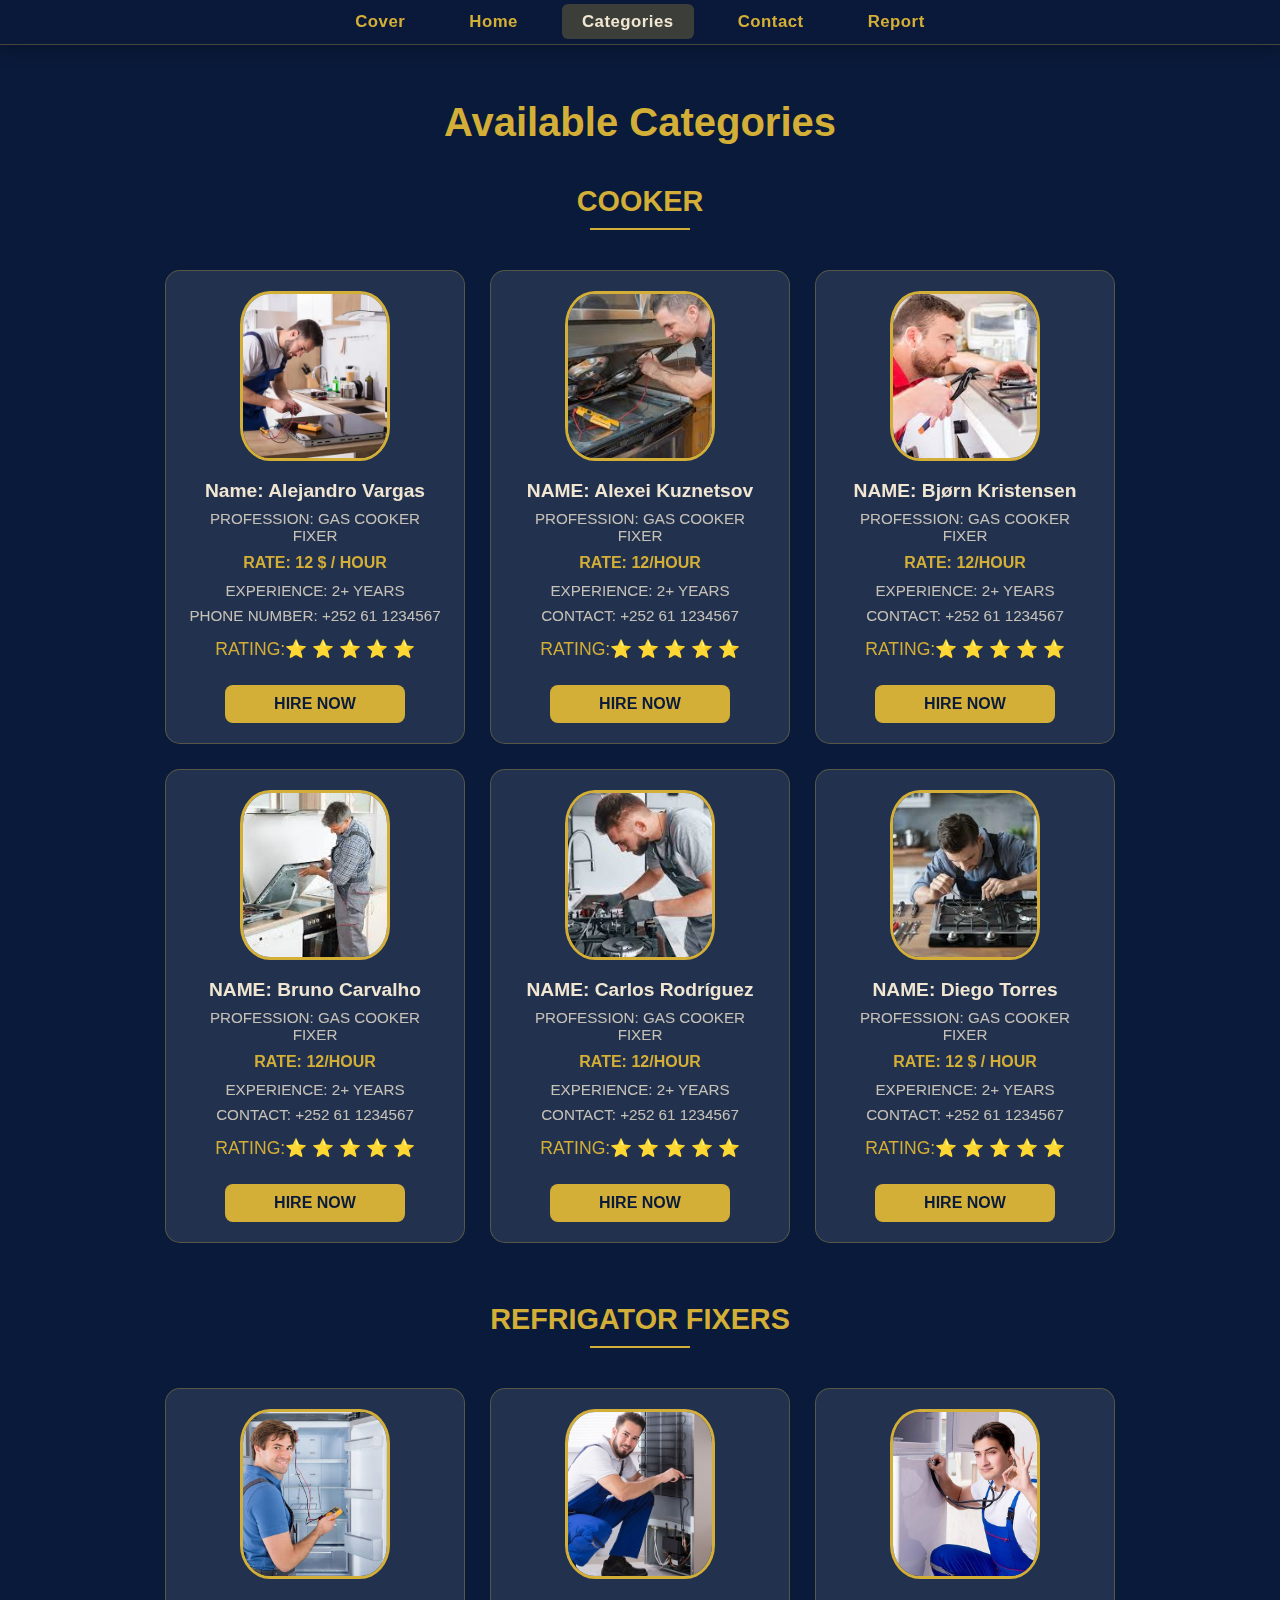
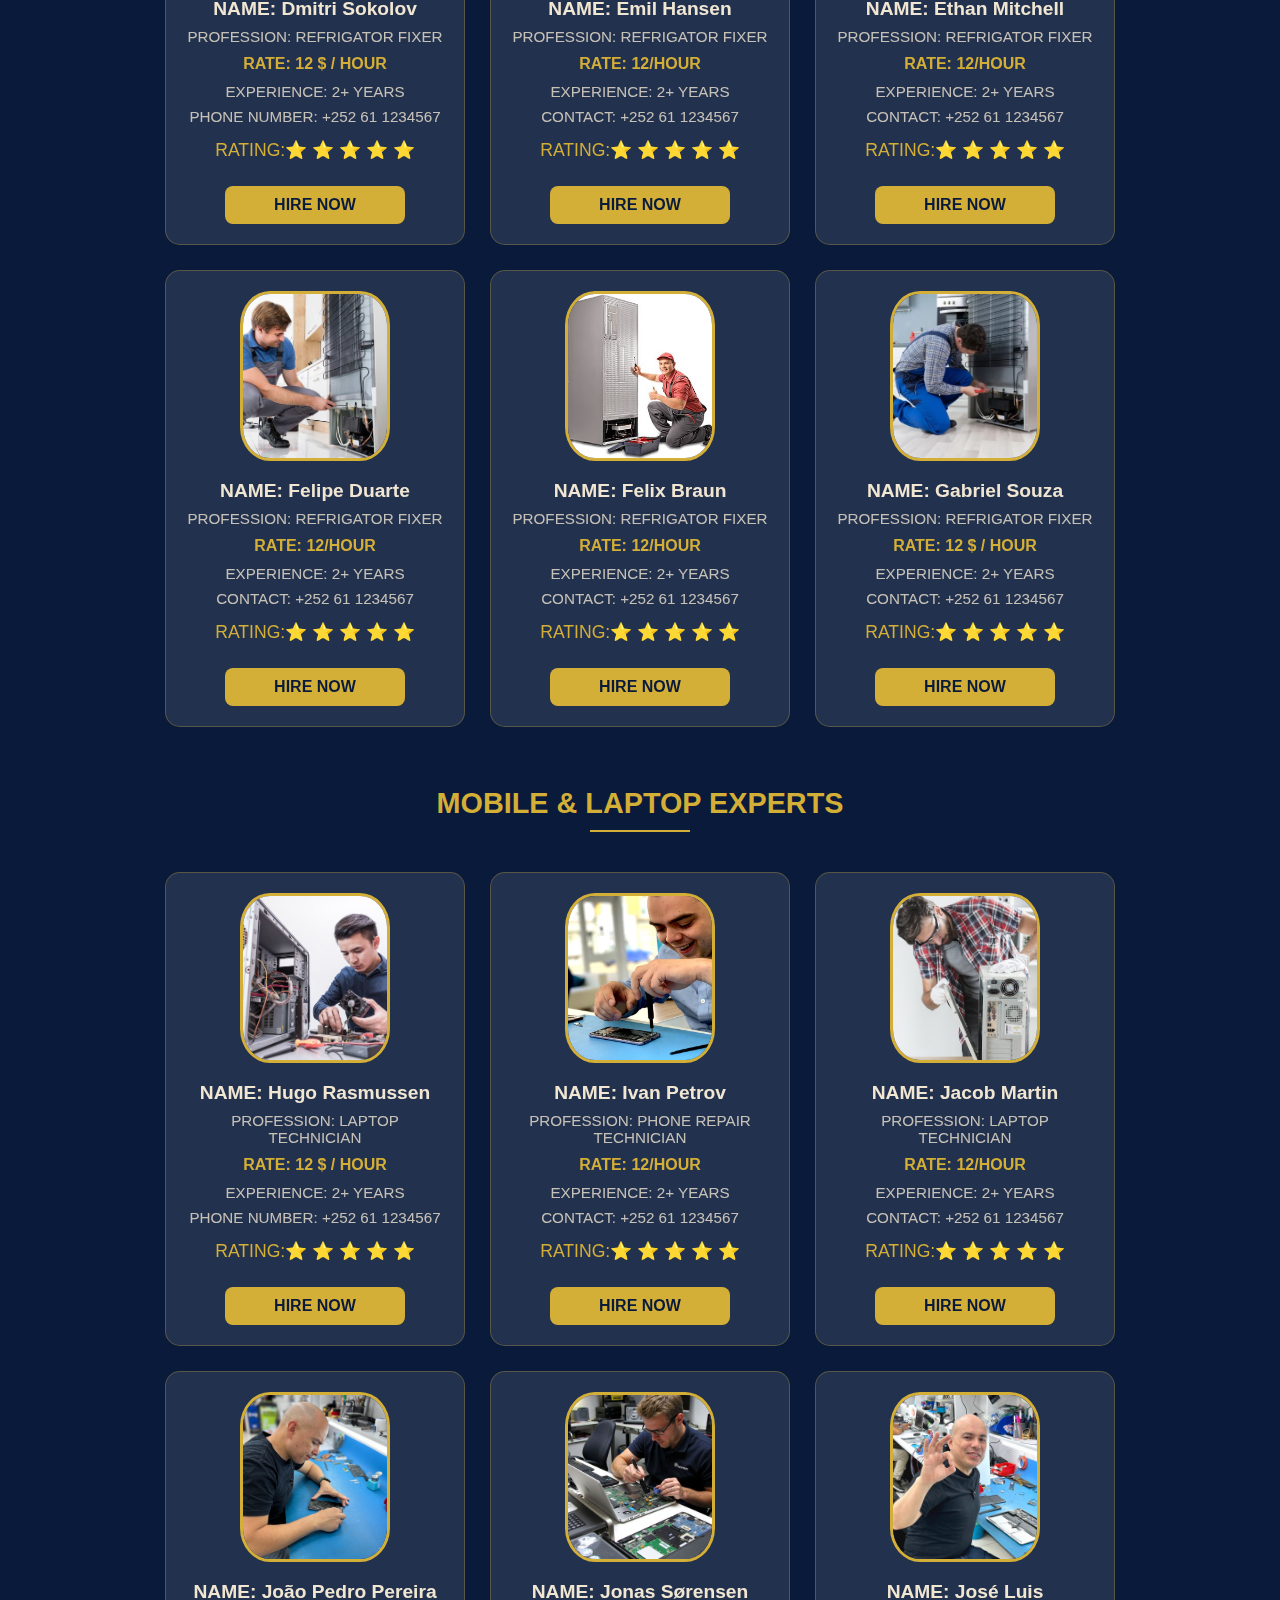
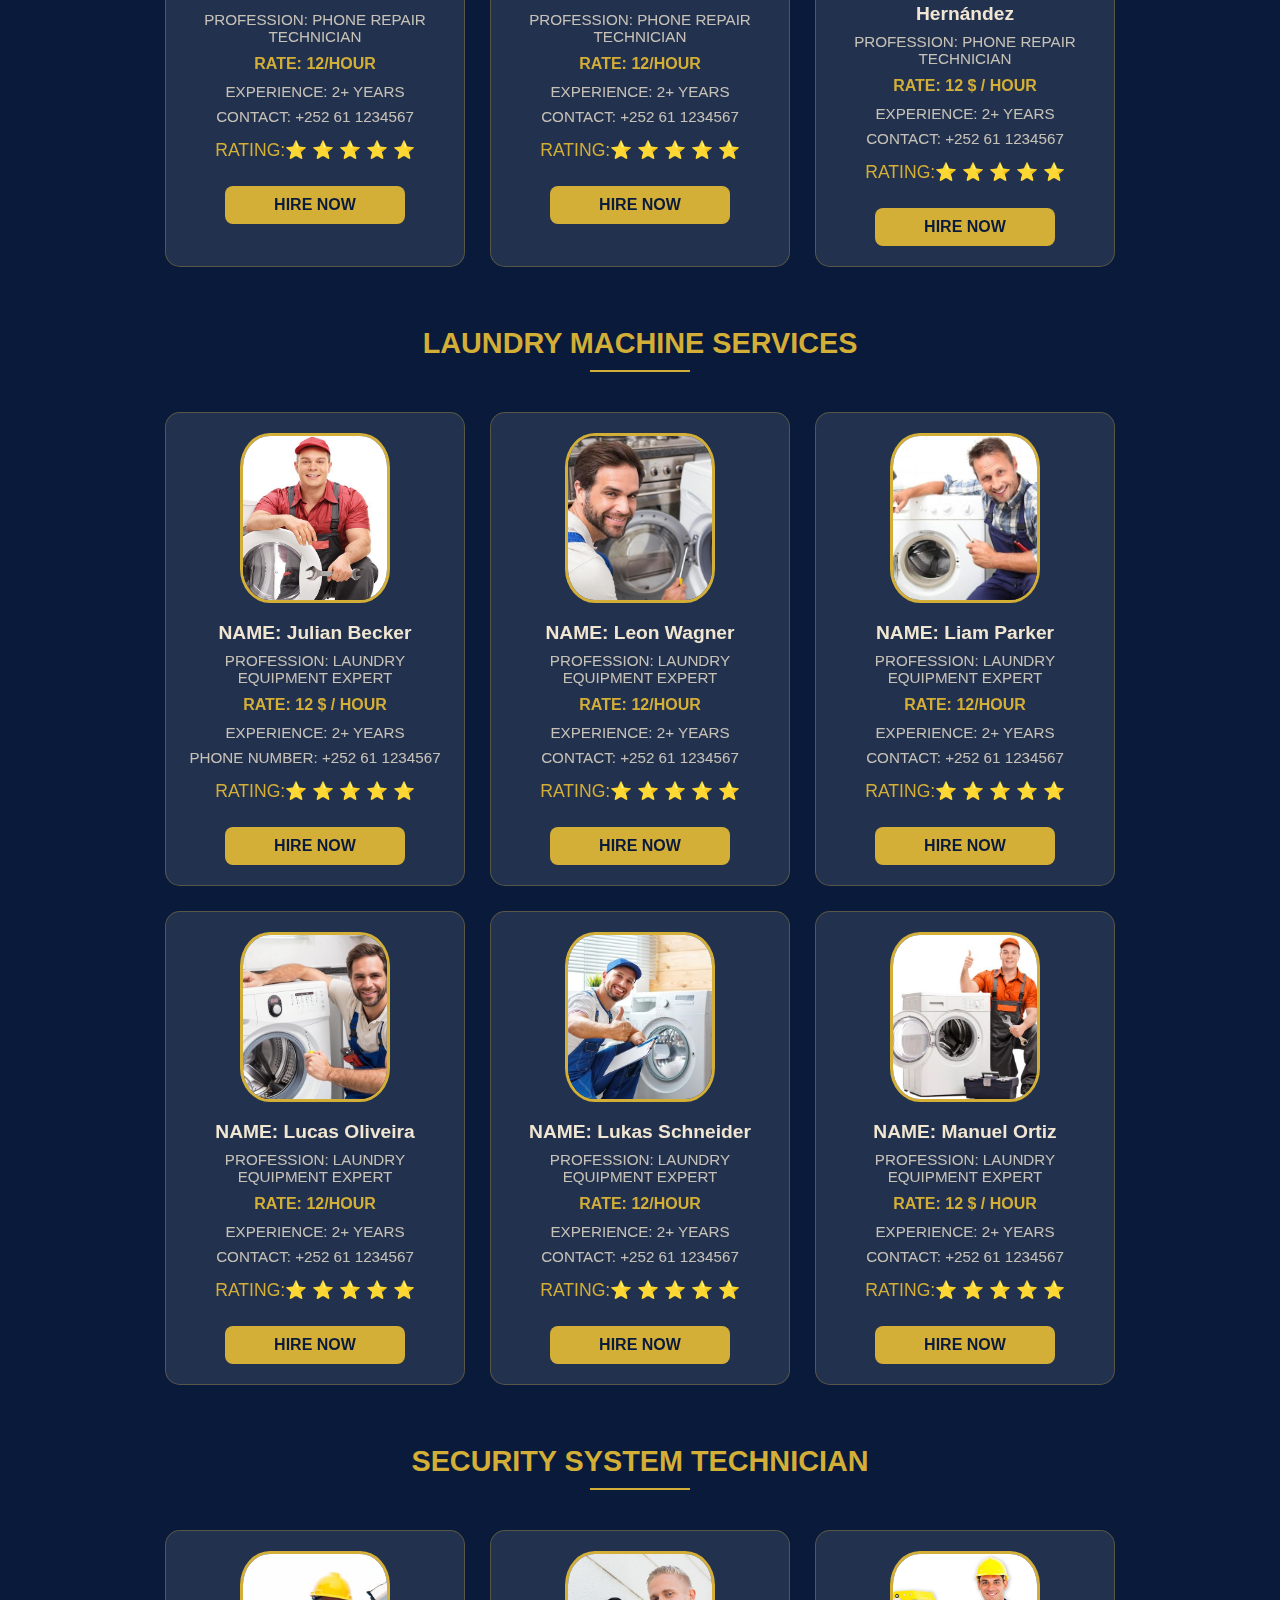
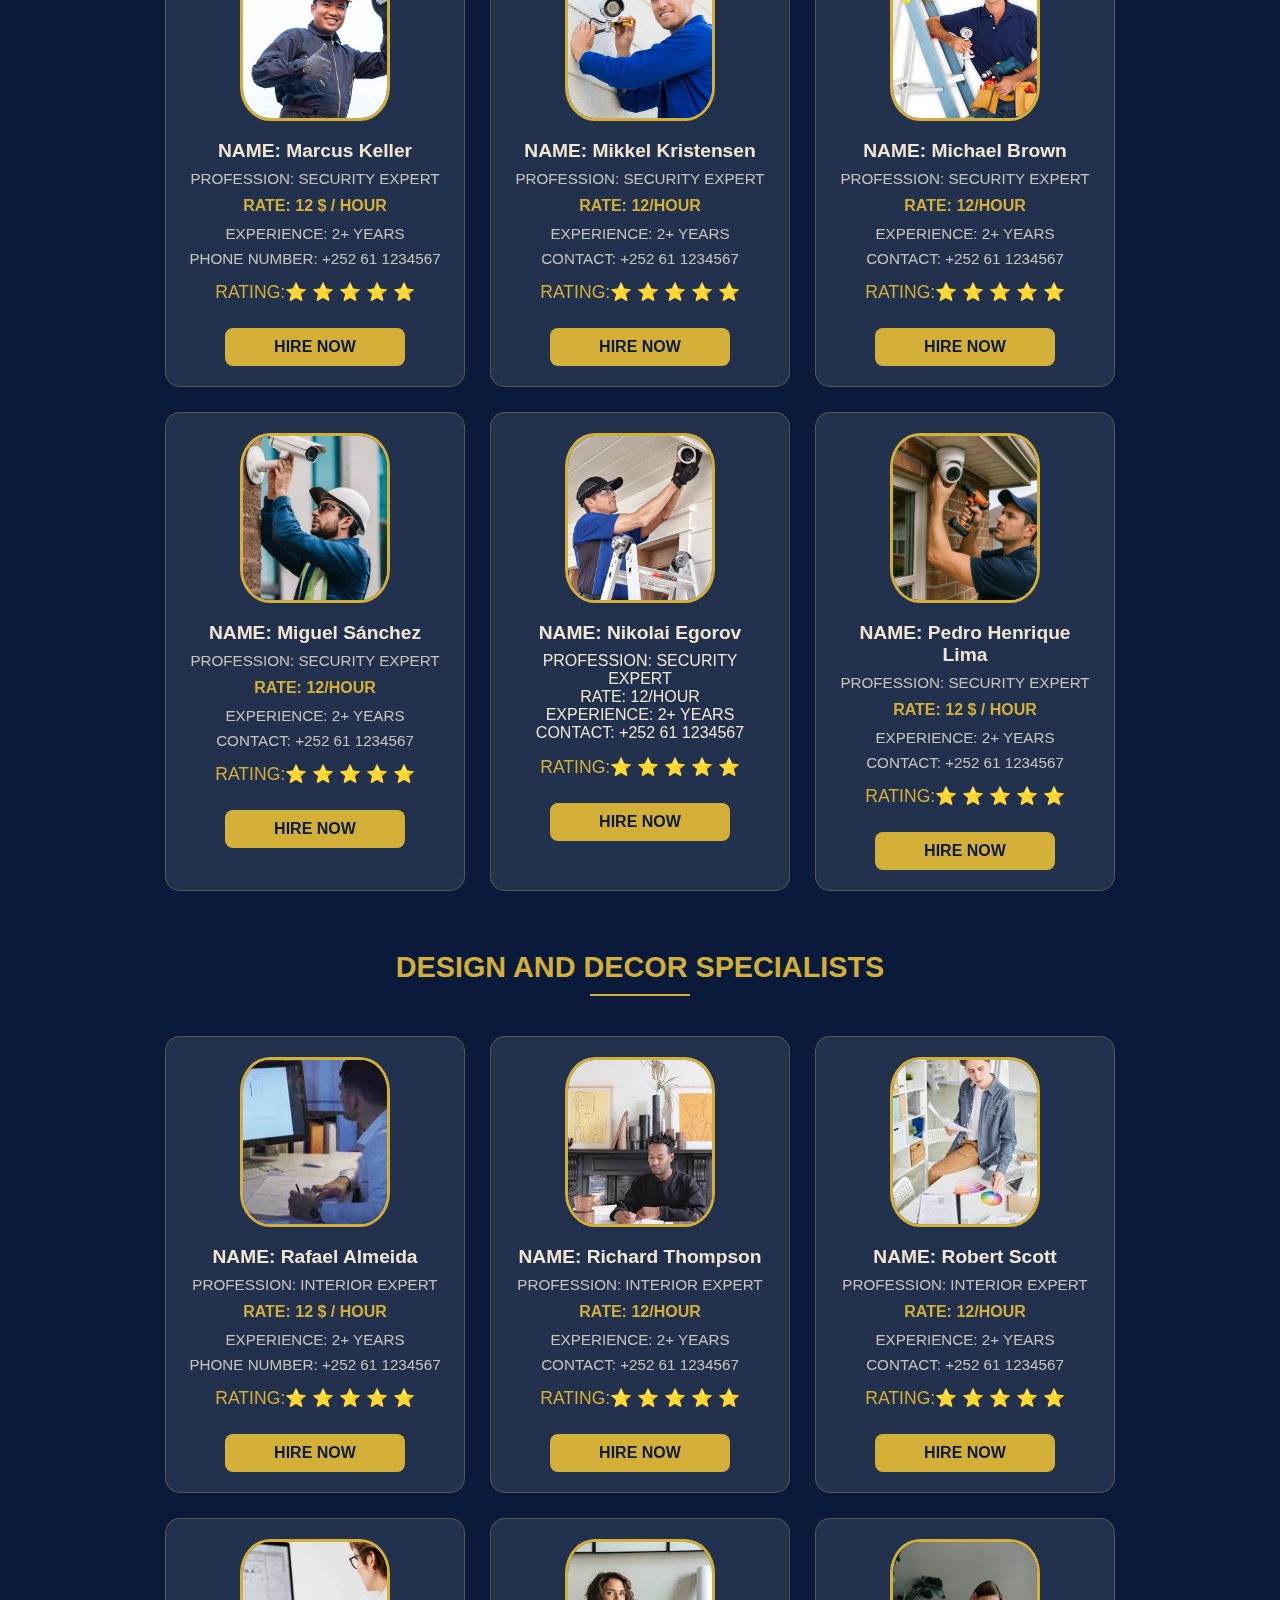
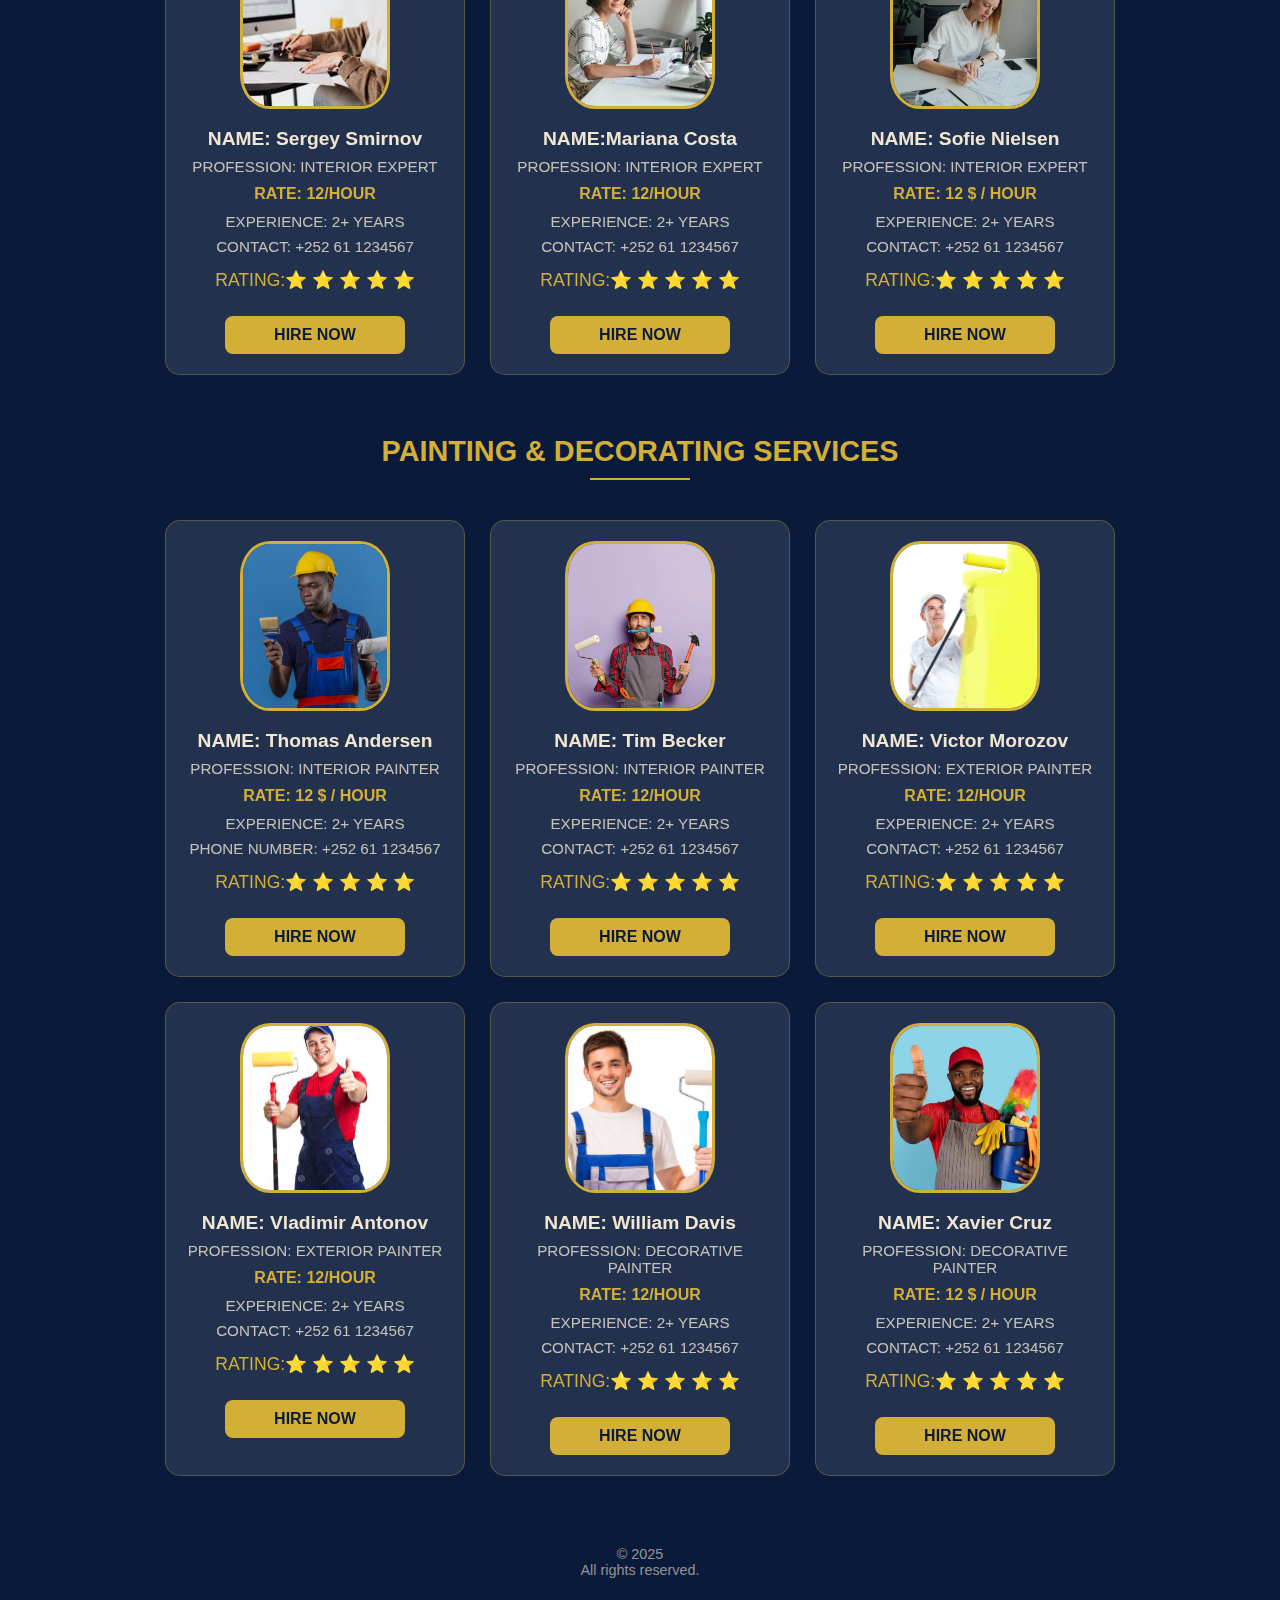
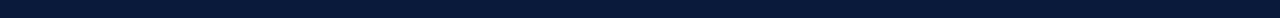
<file: categories.html>
<!DOCTYPE html>
<html lang="en">
<head>
  <meta charset="UTF-8">
  <meta name="viewport" content="width=device-width, initial-scale=1.0">
  <title>categories</title>
<style>
* {
    box-sizing: border-box;
    margin: 0;
    padding: 0;
    font-family: 'Segoe UI', sans-serif;
}

body {
    background: #0a1a3a; 
    padding: 20px;
    color: #f0e6d2; 
    padding-top: 70px;
}

nav {
    background: rgba(10, 26, 58, 0.98); 
    padding: 0.75rem 2rem;
    position: fixed;
    top: 0;
    left: 0;
    width: 100%;
    border-bottom: 1px solid rgba(212, 175, 55, 0.3); 
    box-shadow: 0 2px 20px rgba(0, 0, 0, 0.3);
    z-index: 1000;
    display: flex;
    justify-content: center;
    backdrop-filter: blur(10px); 
}

nav ul {
    list-style: none;
    display: flex;
    gap: 1.5rem;
    margin: 0 auto;
    padding: 0;
    max-width: 1200px;
    width: 100%;
    justify-content: center;
    align-items: center;
}

nav a {
    color: #d4af37; 
    text-decoration: none;
    font-weight: 600;
    transition: all 0.3s ease;
    font-size: 1.05rem;
    padding: 0.5rem 1.25rem;
    border-radius: 6px;
    letter-spacing: 0.5px;
}

nav a:hover {
    color: #f0e6d2; 
    background: rgba(212, 175, 55, 0.15); 
    transform: translateY(-2px);
}


nav a.active {
    background: rgba(212, 175, 55, 0.25);
    color: #f0e6d2;
}


@media (max-width: 992px) {
    nav ul {
        gap: 1rem;
    }
    nav a {
        padding: 0.5rem 1rem;
        font-size: 0.95rem;
    }
}

@media (max-width: 768px) {
    nav {
        padding: 0.75rem 1.5rem;
    }
    nav ul {
        gap: 0.75rem;
        flex-wrap: wrap;
        justify-content: space-evenly;
    }
    nav a {
        padding: 0.4rem 0.8rem;
        font-size: 0.9rem;
    }
}

@media (max-width: 480px) {
    nav {
        padding: 0.6rem 1rem;
    }
    nav ul {
        gap: 0.5rem;
    }
    nav a {
        padding: 0.35rem 0.6rem;
        font-size: 0.85rem;
    }
}
/* naav */
h1 {
    text-align: center;
    margin: 30px 0;
    font-size: 2.5rem;
    color: #d4af37; 
}

.section-header {
    text-align: center;
    font-size: 1.8rem;
    color: #d4af37;
    margin: 40px 0 20px;
    position: relative;
}

.section-header::after {
    content: "";
    display: block;
    width: 100px;
    height: 2px;
    background: #d4af37;
    margin: 10px auto;
}

.category {
    display: flex;
    justify-content: center;
    flex-wrap: wrap;
    gap: 25px;
    padding: 20px 0;
}

.profile {
    background: rgba(255, 255, 255, 0.1);
    border-radius: 15px;
    padding: 20px;
    text-align: center;
    width: 300px;
    transition: all 0.3s ease;
    border: 1px solid rgba(212, 175, 55, 0.3);
    backdrop-filter: blur(5px);
}

.profile:hover {
    transform: translateY(-10px);
    box-shadow: 0 15px 30px rgba(0, 0, 0, 0.2);

}

.profile img {
    width: 150px;
    height: 170px;
    border-radius: 20%;
    object-fit: cover;
    margin-bottom: 15px;
    border: 3px solid #d4af37;
}

.name {
    font-size: 1.2rem;
    margin-bottom: 8px;
    color: #f0e6d2;
    font-weight: 600;
}

.job, .ex, .num {
    font-size: 0.95rem;
    margin-bottom: 8px;
    color: rgba(240, 230, 210, 0.8);
}

.rate {
    color: #d4af37;
    font-weight: bold;
    margin: 10px 0;
}

.rating {
    color: #d4af37;
    font-size: 1.1rem;
    margin: 15px 0;
}

.btn {
    display: inline-block;
    background: #d4af37;
    color: #0a1a3a;
    width: 70%;
    padding: 10px;
    border-radius: 8px;
    text-decoration: none;
    font-weight: bold;
    transition: all 0.3s ease;
    border: none;
    cursor: pointer;
    font-size: 1rem;
    margin-top: 10px;
}

.btn:hover {
    background: #f0e6d2;
    transform: translateY(-2px);
    box-shadow: 0 5px 15px rgba(212, 175, 55, 0.4);
}

.footer {
    text-align: center;
    margin: 50px 0 20px;
    color: rgba(240, 230, 210, 0.6);
    font-size: 0.9rem;
}


/* Responsive Design */
@media (max-width: 768px) {
    h1 {
        font-size: 2rem;
    }
    
    .section-header {
        font-size: 1.5rem;
    }
    
    .profile {
        width: 100%;
        max-width: 350px;
    }
    
    .btn {
        width: 60%;
    }
}

@media (max-width: 480px) {
    body {
        padding: 10px;
    }
    
    h1 {
        font-size: 1.8rem;
        margin: 20px 0;
    }
    
    .profile img {
        width: 100px;
        height: 100px;
    }
}
</style>
</head>
<body>
  <nav>
    <ul>
        <li><a href="index.html">Cover</a></li>
        <li><a href="home.html" class="">Home</a></li>
        <li><a href="categories.html" class="active">Categories</a></li>
        <li><a href="contact us.html">Contact</a></li>
        <li><a href="report.html">Report</a></li>
    </ul>
</nav>
  <h1>Available Categories </h1>
  <h3 class="section-header">COOKER</h3>
  <div class="category">
      <div class="profile">
        <img class="photo" src="GAS 1.webp" alt="" /> 
        <div>
          <p class="name">Name: Alejandro Vargas</p>
          <p class="job">PROFESSION: GAS COOKER FIXER</p> 
          <p class="rate">RATE: 12 $ / HOUR</p>
          <P class="ex">EXPERIENCE: 2+ YEARS</P>
          <p class="num"> PHONE NUMBER: +252 61 1234567</p>
          <p class="rating">RATING:&#11088 &#11088 &#11088 &#11088 &#11088</p> 
          <a class="btn" href="hire now.html">HIRE NOW</a>
        </div>
      </div> 
      <div class="profile"> 
        <img class="photo" src="GAS 2.jpeg" alt="" /> 
        <p class="name">NAME: Alexei Kuznetsov</p>
        <p class="job">PROFESSION: GAS COOKER FIXER</p> 
        <p class="rate">RATE: 12/HOUR</p>
        <P class="ex">EXPERIENCE: 2+ YEARS</P>
        <p class="num">CONTACT: +252 61 1234567</p>
        <p class="rating">RATING:&#11088 &#11088 &#11088 &#11088 &#11088</p> 
        <a class="btn" href="hire now.html">HIRE NOW </a>
      </div>
      <div class="profile"> 
        <img class="photo" src="GAS3.jpeg" alt="" /> 
        <p class="name">NAME: 	Bjørn Kristensen</p>
        <p class="job">PROFESSION: GAS COOKER FIXER</p> 
        <p class="rate">RATE: 12/HOUR</p>
        <P class="ex">EXPERIENCE: 2+ YEARS</P>
        <p class="num">CONTACT: +252 61 1234567</p>
        <p class="rating">RATING:&#11088 &#11088 &#11088 &#11088 &#11088</p>
        <a class="btn" href="hire now.html">HIRE NOW </a> 
      </div> 
      <div class="profile"> 
        <img class="photo" src="GAS 4.jpeg" alt="" /> 
        <p class="name">NAME: Bruno Carvalho</p>
        <p class="job">PROFESSION: GAS COOKER FIXER</p> 
        <p class="rate">RATE: 12/HOUR</p>
        <P class="ex">EXPERIENCE: 2+ YEARS</P>
        <p class="num">CONTACT: +252 61 1234567</p>
         <p class="rating">RATING:&#11088 &#11088 &#11088 &#11088 &#11088</p>
         <a class="btn" href="hire now.html">HIRE NOW </a>
      </div> 
      <div class="profile"> 
        <img class="photo" src="GAS 5.jpeg" alt="" /> 
        <p class="name">NAME: Carlos Rodríguez</p>
        <p class="job">PROFESSION: GAS COOKER FIXER</p> 
        <p class="rate">RATE: 12/HOUR</p>
        <P class="ex">EXPERIENCE: 2+ YEARS</P>
        <p class="num">CONTACT: +252 61 1234567</p>
        <p class="rating">RATING:&#11088 &#11088 &#11088 &#11088 &#11088</p> 
        <a class="btn" href="hire now.html">HIRE NOW </a>
        </div>
        <div class="profile"> 
        <img class="photo" src="GAS 6.jpeg" alt="" /> 
        <p class="name">NAME: Diego Torres </p>
        <p class="job">PROFESSION: GAS COOKER FIXER</p> 
        <p class="rate">RATE: 12 $ / HOUR</p>
        <P class="ex">EXPERIENCE: 2+ YEARS</P>
        <p class="num">CONTACT: +252 61 1234567</p>
        <p class="rating">RATING:&#11088 &#11088 &#11088 &#11088 &#11088</p> 
        <a class="btn" href="hire now.html">HIRE NOW </a>
      </div>
  </div>
<!-- -- REFRIGERATOR FIXERS SECTION STARTS HERE ---    -->
    <h3 class="section-header">REFRIGATOR FIXERS</h3>
    <div class="category">
     
      <div class="profile">
        <img class="photo" src="ref1.jpg" alt="" /> 
        <p class="name">NAME: 	Dmitri Sokolov </p>
        <p class="job">PROFESSION: REFRIGATOR FIXER</p> 
        <p class="rate">RATE: 12 $ / HOUR</p>
        <P class="job">EXPERIENCE: 2+ YEARS</P>
        <p class="num"> PHONE NUMBER: +252 61 1234567</p>
        <p class="rating">RATING:&#11088 &#11088 &#11088 &#11088 &#11088</p> 
        <a class="btn" href="hire now.html">HIRE NOW </a>
      </div> 
      <div class="profile"> 
        <img class="photo" src="ref2.jpg" alt="" /> 
        <p class="name">NAME: Emil Hansen</p>
        <p class="job">PROFESSION: REFRIGATOR FIXER</p> 
        <p class="rate">RATE: 12/HOUR</p>
        <P class="ex">EXPERIENCE: 2+ YEARS</P>
        <p class="num">CONTACT: +252 61 1234567</p>
        <p class="rating">RATING:&#11088 &#11088 &#11088 &#11088 &#11088</p> 
        <a class="btn" href="hire now.html">HIRE NOW </a>
      </div> 
      <div class="profile"> 
        <img class="photo" src="ref3.jpg" alt="" /> 
        <p class="name">NAME: 	Ethan Mitchell</p>
        <p class="job">PROFESSION: REFRIGATOR FIXER</p> 
        <p class="rate">RATE: 12/HOUR</p>
        <P class="ex">EXPERIENCE: 2+ YEARS</P>
        <p class="num">CONTACT: +252 61 1234567</p>
        <p class="rating">RATING:&#11088 &#11088 &#11088 &#11088 &#11088</p> 
        <a class="btn" href="hire now.html">HIRE NOW </a>
      </div>
      <div class="profile"> 
        <img class="photo" src="ref4.jpg" alt="" /> 
        <p class="name">NAME: 	Felipe Duarte</p>
        <p class="job">PROFESSION: REFRIGATOR FIXER</p> 
        <p class="rate">RATE: 12/HOUR</p>
        <P class="ex">EXPERIENCE: 2+ YEARS</P>
        <p class="num">CONTACT: +252 61 1234567</p>
         <p class="rating">RATING:&#11088 &#11088 &#11088 &#11088 &#11088</p>
         <a class="btn" href="hire now.html">HIRE NOW </a>
      </div> 
      <div class="profile"> 
        <img class="photo" src="ref5.jpg" alt="" /> 
        <p class="name">NAME:	Felix Braun</p>
        <p class="job">PROFESSION: REFRIGATOR FIXER</p> 
        <p class="rate">RATE: 12/HOUR</p>
        <P class="ex">EXPERIENCE: 2+ YEARS</P>
        <p class="num">CONTACT: +252 61 1234567</p>
        <p class="rating">RATING:&#11088 &#11088 &#11088 &#11088 &#11088</p> 
        <a class="btn" href="hire now.html">HIRE NOW </a>
        </div>
      <div class="profile"> 
        <img class="photo" src="ref6.jpg" alt="" /> 
        <p class="name">NAME: Gabriel Souza</p>
        <p class="job">PROFESSION: REFRIGATOR FIXER</p> 
        <p class="rate">RATE: 12 $ / HOUR</p>
        <P class="ex">EXPERIENCE: 2+ YEARS</P>
        <p class="num">CONTACT: +252 61 1234567</p>
        <p class="rating">RATING:&#11088 &#11088 &#11088 &#11088 &#11088</p>
        <a class="btn" href="hire now.html">HIRE NOW </a> 
      </div>
    </div>  
<!-- -- mobile and laptop FIXERS SECTION STARTS HERE ---    -->
<h3 class="section-header">MOBILE & LAPTOP EXPERTS</h3>
  <div class="category">
     
    <div class="profile">
      <img class="photo" src="mob1.jpg" alt="" /> 
      <p class="name">NAME: Hugo Rasmussen </p>
      <p class="job">PROFESSION: LAPTOP TECHNICIAN</p> 
      <p class="rate">RATE: 12 $ / HOUR</p>
      <P class="ex">EXPERIENCE: 2+ YEARS</P>
      <p class="num"> PHONE NUMBER: +252 61 1234567</p>
      <p class="rating">RATING:&#11088 &#11088 &#11088 &#11088 &#11088</p> 
      <a class="btn" href="hire now.html">HIRE NOW </a>
    </div> 
    <div class="profile"> 
      <img class="photo" src="mob2.jpg" alt="" /> 
      <p class="name">NAME:	Ivan Petrov</p>
      <p class="job">PROFESSION: PHONE REPAIR TECHNICIAN</p> 
      <p class="rate">RATE: 12/HOUR</p>
      <P class="ex">EXPERIENCE: 2+ YEARS</P>
      <p class="num">CONTACT: +252 61 1234567</p>
      <p class="rating">RATING:&#11088 &#11088 &#11088 &#11088 &#11088</p> 
      <a class="btn" href="hire now.html">HIRE NOW </a>
    </div> 
    <div class="profile"> 
      <img class="photo" src="mob3.jpg" alt="" /> 
      <p class="name">NAME: Jacob Martin</p>
      <p class="job">PROFESSION: LAPTOP TECHNICIAN</p> 
      <p class="rate">RATE: 12/HOUR</p>
      <P class="ex">EXPERIENCE: 2+ YEARS</P>
      <p class="num">CONTACT: +252 61 1234567</p>
      <p class="rating">RATING:&#11088 &#11088 &#11088 &#11088 &#11088</p> 
      <a class="btn" href="hire now.html">HIRE NOW </a>
    </div>
    <div class="profile"> 
      <img class="photo" src="mob4.jpg" alt="" /> 
      <p class="name">NAME: João Pedro Pereira</p>
      <p class="job">PROFESSION: PHONE REPAIR TECHNICIAN</p> 
      <p class="rate">RATE: 12/HOUR</p>
      <P class="ex">EXPERIENCE: 2+ YEARS</P>
      <p class="num">CONTACT: +252 61 1234567</p>
       <p class="rating">RATING:&#11088 &#11088 &#11088 &#11088 &#11088</p>
       <a class="btn" href="hire now.html">HIRE NOW </a>
    </div> 
    <div class="profile"> 
      <img class="photo" src="mob5.jpg" alt="" /> 
      <p class="name">NAME:	Jonas Sørensen</p>
      <p class="job">PROFESSION: PHONE REPAIR TECHNICIAN</p> 
      <p class="rate">RATE: 12/HOUR</p>
      <P class="ex">EXPERIENCE: 2+ YEARS</P>
      <p class="num">CONTACT: +252 61 1234567</p>
      <p class="rating">RATING:&#11088 &#11088 &#11088 &#11088 &#11088</p> 
      <a class="btn" href="hire now.html">HIRE NOW </a>
      </div>
    <div class="profile"> 
      <img class="photo" src="mob6.jpg" alt="" /> 
      <p class="name">NAME:	José Luis Hernández</p>
      <p class="job">PROFESSION: PHONE REPAIR TECHNICIAN</p> 
      <p class="rate">RATE: 12 $ / HOUR</p>
      <P class="ex">EXPERIENCE: 2+ YEARS</P>
      <p class="num">CONTACT: +252 61 1234567</p>
      <p class="rating">RATING:&#11088 &#11088 &#11088 &#11088 &#11088</p> 
      <a class="btn" href="hire now.html">HIRE NOW </a>
    </div> 
  
  </div>
<!-- -- laundry machine FIXERS SECTION STARTS HERE ---    -->
<h3 class="section-header">LAUNDRY MACHINE SERVICES</h3>
  <div class="category">
     
    <div class="profile">
      <img class="photo" src="qas1.jpg" alt="" /> 
      <p class="name">NAME:	Julian Becker</p>
      <p class="job">PROFESSION: LAUNDRY EQUIPMENT EXPERT</p> 
      <p class="rate">RATE: 12 $ / HOUR</p>
      <P class="ex">EXPERIENCE: 2+ YEARS</P>
      <p class="num"> PHONE NUMBER: +252 61 1234567</p>
      <p class="rating">RATING:&#11088 &#11088 &#11088 &#11088 &#11088</p>
      <a class="btn" href="hire now.html">HIRE NOW </a> 
    </div> 
    <div class="profile"> 
      <img class="photo" src="qas2.jpg" alt="" /> 
      <p class="name">NAME:	Leon Wagner</p>
      <p class="job">PROFESSION: LAUNDRY EQUIPMENT EXPERT</p> 
      <p class="rate">RATE: 12/HOUR</p>
      <P class="ex">EXPERIENCE: 2+ YEARS</P>
      <p class="num">CONTACT: +252 61 1234567</p>
      <p class="rating">RATING:&#11088 &#11088 &#11088 &#11088 &#11088</p> 
      <a class="btn" href="hire now.html">HIRE NOW </a>
    </div> 
    <div class="profile"> 
      <img class="photo" src="qas3.jpg" alt="" /> 
      <p class="name">NAME:	Liam Parker</p>
      <p class="job">PROFESSION: LAUNDRY EQUIPMENT EXPERT</p> 
      <p class="rate">RATE: 12/HOUR</p>
      <P class="ex">EXPERIENCE: 2+ YEARS</P>
      <p class="num">CONTACT: +252 61 1234567</p>
      <p class="rating">RATING:&#11088 &#11088 &#11088 &#11088 &#11088</p> 
      <a class="btn" href="hire now.html">HIRE NOW </a>
    </div>
    <div class="profile"> 
      <img class="photo" src="qas4.jpg" alt="" /> 
      <p class="name">NAME:	Lucas Oliveira</p>
      <p class="job">PROFESSION: LAUNDRY EQUIPMENT EXPERT</p> 
      <p class="rate">RATE: 12/HOUR</p>
      <P class="ex">EXPERIENCE: 2+ YEARS</P>
      <p class="num">CONTACT: +252 61 1234567</p>
      <p class="rating">RATING:&#11088 &#11088 &#11088 &#11088 &#11088</p>
      <a class="btn" href="hire now.html">HIRE NOW </a>
    </div> 
    <div class="profile"> 
      <img class="photo" src="qas5.jpg" alt="" /> 
      <p class="name">NAME:	Lukas Schneider</p>
      <p class="job">PROFESSION: LAUNDRY EQUIPMENT EXPERT</p> 
      <p class="rate">RATE: 12/HOUR</p>
      <P class="ex">EXPERIENCE: 2+ YEARS</P>
      <p class="num">CONTACT: +252 61 1234567</p>
      <p class="rating">RATING:&#11088 &#11088 &#11088 &#11088 &#11088</p> 
    
      <a class="btn" href="hire now.html">HIRE NOW </a>
    </div>

    <div class="profile"> 
      <img class="photo" src="qas6.jpg" alt="" /> 
      <p class="name">NAME:	Manuel Ortiz</p>
      <p class="job">PROFESSION: LAUNDRY EQUIPMENT EXPERT</p> 
      <p class="rate">RATE: 12 $ / HOUR</p>
      <P class="ex">EXPERIENCE: 2+ YEARS</P>
      <p class="num">CONTACT: +252 61 1234567</p>
      <p class="rating">RATING:&#11088 &#11088 &#11088 &#11088 &#11088</p>
      <a class="btn" href="hire now.html">HIRE NOW </a> 
  
    </div> 
  
  </div>

<!-- -- cc camera FIXERS SECTION STARTS HERE ---    -->
<h3 class="section-header">SECURITY SYSTEM TECHNICIAN</h3>
  <div class="category">
     
    <div class="profile">
      <img class="photo" src="cc1.jpg" alt="" /> 
      <p class="name">NAME:	Marcus Keller</p>
      <p class="job">PROFESSION: SECURITY EXPERT</p> 
      <p class="rate">RATE: 12 $ / HOUR</p>
      <P class="ex">EXPERIENCE: 2+ YEARS</P>
      <p class="num"> PHONE NUMBER: +252 61 1234567</p>
      <p class="rating">RATING:&#11088 &#11088 &#11088 &#11088 &#11088</p> 
      <a class="btn" href="hire now.html">HIRE NOW </a>
    </div> 
    <div class="profile"> 
      <img class="photo" src="cc2.jpg" alt="" /> 
      <p class="name">NAME:	Mikkel Kristensen</p>
      <p class="job">PROFESSION: SECURITY EXPERT</p> 
      <p class="rate">RATE: 12/HOUR</p>
      <P class="ex">EXPERIENCE: 2+ YEARS</P>
      <p class="num">CONTACT: +252 61 1234567</p>
      <p class="rating">RATING:&#11088 &#11088 &#11088 &#11088 &#11088</p>
      <a class="btn" href="hire now.html">HIRE NOW </a> 
    </div> 
    <div class="profile"> 
      <img class="photo" src="cc3.jpg" alt="" /> 
      <p class="name">NAME:	Michael Brown</p>
      <p class="job">PROFESSION: SECURITY EXPERT</p> 
      <p class="rate">RATE: 12/HOUR</p>
      <P class="ex">EXPERIENCE: 2+ YEARS</P>
      <p class="num">CONTACT: +252 61 1234567</p>
      <p class="rating">RATING:&#11088 &#11088 &#11088 &#11088 &#11088</p> 
      <a class="btn" href="hire now.html">HIRE NOW </a>
    </div>
    <div class="profile"> 
      <img class="photo" src="cc4.jpg" alt="" /> 
      <p class="name">NAME:	Miguel Sánchez</p>
      <p class="job"> PROFESSION: SECURITY EXPERT</p> 
      <p class="rate"> RATE: 12/HOUR</p>
      <P class="ex"> EXPERIENCE: 2+ YEARS</P>
      <p class="num"> CONTACT: +252 61 1234567</p>
       <p class="rating">RATING:&#11088 &#11088 &#11088 &#11088 &#11088</p>
       <a class="btn" href="hire now.html">HIRE NOW </a>
    </div> 
    <div class="profile"> 
      <img class="photo" src="cc5.jpg" alt="" /> 
      <p class="name">NAME:	Nikolai Egorov</p>
      <p>PROFESSION: SECURITY EXPERT</p> 
      <p>RATE: 12/HOUR</p>
      <P>EXPERIENCE: 2+ YEARS</P>
      <p>CONTACT: +252 61 1234567</p>
      <p class="rating">RATING:&#11088 &#11088 &#11088 &#11088 &#11088</p> 
      <a class="btn" href="hire now.html">HIRE NOW </a>
    </div>
    <div class="profile"> 
      <img class="photo" src="cc6.jpg" alt="" /> 
      <p class="name">NAME:	Pedro Henrique Lima</p>
      <p class="job">PROFESSION: SECURITY EXPERT</p> 
      <p class="rate">RATE: 12 $ / HOUR</p>
      <P class="ex">EXPERIENCE: 2+ YEARS</P>
      <p class="num">CONTACT: +252 61 1234567</p>
      <p class="rating">RATING:&#11088 &#11088 &#11088 &#11088 &#11088</p> 
      <a class="btn" href="hire now.html">HIRE NOW </a>
    </div> 
  
  </div>

<!-- -- interior design SECTION STARTS HERE  ---  not done   -->
<h3 class="section-header">DESIGN AND DECOR SPECIALISTS</h3>
  <div class="category">
     
    <div class="profile">
      <img class="photo" src="DES6.jpeg" alt="" /> 
      <p class="name">NAME:	Rafael Almeida</p>
      <p class="job">PROFESSION: INTERIOR EXPERT</p> 
      <p class="rate">RATE: 12 $ / HOUR</p>
      <P class="ex">EXPERIENCE: 2+ YEARS</P>
      <p class="num"> PHONE NUMBER: +252 61 1234567</p>
      <p class="rating">RATING:&#11088 &#11088 &#11088 &#11088 &#11088</p> 
      <a class="btn" href="hire now.html">HIRE NOW </a>

    </div> 
    <div class="profile"> 
      <img class="photo" src="DES5.jpeg" alt="" /> 
      <p class="name">NAME:	Richard Thompson</p>
      <p class="job">PROFESSION: INTERIOR EXPERT</p> 
      <p class="rate">RATE: 12/HOUR</p>
      <P class="ex">EXPERIENCE: 2+ YEARS</P>
      <p class="num">CONTACT: +252 61 1234567</p>
      <p class="rating">RATING:&#11088 &#11088 &#11088 &#11088 &#11088</p> 
      <a class="btn" href="hire now.html">HIRE NOW </a>
    </div> 
    <div class="profile"> 
      <img class="photo" src="DES4.jpeg" alt="" /> 
      <p class="name">NAME:	Robert Scott</p>
      <p class="job">PROFESSION: INTERIOR EXPERT</p> 
      <p class="rate">RATE: 12/HOUR</p>
      <P class="ex">EXPERIENCE: 2+ YEARS</P>
      <p class="num">CONTACT: +252 61 1234567</p>
      <p class="rating">RATING:&#11088 &#11088 &#11088 &#11088 &#11088</p> 
    <a class="btn" href="hire now.html">HIRE NOW </a>
    </div>

    <div class="profile"> 
      <img class="photo" src="DES2.jpeg" alt="" /> 
      <p class="name">NAME:	Sergey Smirnov</p>
      <p class="job">PROFESSION: INTERIOR EXPERT</p> 
      <p class="rate">RATE: 12/HOUR</p>
      <P class="ex">EXPERIENCE: 2+ YEARS</P>
      <p class="num">CONTACT: +252 61 1234567</p>

      
      <p class="rating">RATING:&#11088 &#11088 &#11088 &#11088 &#11088</p>
      <a class="btn" href="hire now.html">HIRE NOW </a>
    </div> 
    <div class="profile"> 
      <img class="photo" src="DES3.jpeg" alt="" /> 
      <p class="name">NAME:Mariana Costa</p>
      <p class="job">PROFESSION: INTERIOR EXPERT</p> 
      <p class="rate">RATE: 12/HOUR</p>
      <P class="ex">EXPERIENCE: 2+ YEARS</P>
      <p class="num">CONTACT: +252 61 1234567</p>
      <p class="rating">RATING:&#11088 &#11088 &#11088 &#11088 &#11088</p> 
      <a class="btn" href="hire now.html">HIRE NOW </a>
      </div>
    <div class="profile"> 
      <img class="photo" src="DES1.jpg" alt="" /> 
      <p class="name">NAME:	Sofie Nielsen</p>
      <p class="job">PROFESSION: INTERIOR EXPERT</p> 
      <p class="rate">RATE: 12 $ / HOUR</p>
      <P class="ex">EXPERIENCE: 2+ YEARS</P>
      <p class="num">CONTACT: +252 61 1234567</p>
      <p class="rating">RATING:&#11088 &#11088 &#11088 &#11088 &#11088</p> 
      <a class="btn" href="hire now.html">HIRE NOW </a>
    </div> 
  
  </div>


<!-- -- PAINTERS SECTION STARTS HERE ---    -->
<h3 class="section-header">PAINTING & DECORATING SERVICES</h3>
  <div class="category">
     
    <div class="profile">
      <img class="photo" src="paint1.jpg" alt="" /> 
      <p class="name">NAME:	Thomas Andersen</p>
      <p class="job">PROFESSION: INTERIOR PAINTER</p> 
      <p class="rate">RATE: 12 $ / HOUR</p>
      <P class="ex">EXPERIENCE: 2+ YEARS</P>
      <p class="num"> PHONE NUMBER: +252 61 1234567</p>
      <p class="rating">RATING:&#11088 &#11088 &#11088 &#11088 &#11088</p> 
    <a class="btn" href="hire now.html">HIRE NOW </a>
    </div> 
    <div class="profile"> 
      <img class="photo" src="paint2.jpg" alt="" /> 
      <p class="name">NAME:	Tim Becker</p>

      <p class="job">PROFESSION: INTERIOR PAINTER</p> 
      <p class="rate">RATE: 12/HOUR</p>
      <P class="ex">EXPERIENCE: 2+ YEARS</P>
      <p class="num">CONTACT: +252 61 1234567</p>
      <p class="rating">RATING:&#11088 &#11088 &#11088 &#11088 &#11088</p> 
      <a class="btn" href="hire now.html">HIRE NOW </a>
    </div> 
    <div class="profile"> 
      <img class="photo" src="paint3.jpg" alt="" /> 
      <p class="name">NAME:	Victor Morozov</p>
      <p class="job">PROFESSION: EXTERIOR PAINTER</p> 
      <p class="rate">RATE: 12/HOUR</p>
      <P class="ex">EXPERIENCE: 2+ YEARS</P>
      <p class="num">CONTACT: +252 61 1234567</p>
      
      <p class="rating">RATING:&#11088 &#11088 &#11088 &#11088 &#11088</p> 
    <a class="btn" href="hire now.html">HIRE NOW </a>
    </div>
    <div class="profile"> 
      <img class="photo" src="paint4.jpg" alt="" /> 
      <p class="name">NAME:	Vladimir Antonov</p>
      <p class="job">PROFESSION: EXTERIOR PAINTER</p> 
      <p class="rate">RATE: 12/HOUR</p>
      <P class="ex">EXPERIENCE: 2+ YEARS</P>
      <p class="num">CONTACT: +252 61 1234567</p>
       <p class="rating">RATING:&#11088 &#11088 &#11088 &#11088 &#11088</p>
       <a class="btn" href="hire now.html">HIRE NOW </a>
    </div> 
    <div class="profile"> 
      <img class="photo" src="paint5.jpg" alt="" /> 
      <p class="name">NAME:	William Davis</p>
      <p class="job">PROFESSION: DECORATIVE PAINTER</p> 
      <p class="rate">RATE: 12/HOUR</p>
      <P class="ex">EXPERIENCE: 2+ YEARS</P>
      <p class="num">CONTACT: +252 61 1234567</p>
      <p class="rating">RATING:&#11088 &#11088 &#11088 &#11088 &#11088</p> 
    <a class="btn" href="hire now.html">HIRE NOW </a>  
    </div>
    <div class="profile"> 
      <img class="photo" src="paint6.jpg" alt="" /> 
      <p class="name">NAME:	Xavier Cruz</p>
      <p class="job">PROFESSION: DECORATIVE PAINTER</p> 
      <p class="rate">RATE: 12 $ / HOUR</p>
      <P class="ex">EXPERIENCE: 2+ YEARS</P>
      <p class="num">CONTACT: +252 61 1234567</p>
      <p class="rating">RATING:&#11088 &#11088 &#11088 &#11088 &#11088</p> 
      <a class="btn" href="hire now.html">HIRE NOW </a>
    </div> 
  
  </div>


<div class="footer"> 
  <p>&copy; 2025</p>
  <p>All rights reserved.</p>
  <p></p>
</div>
  

</body>
</html>
</file>
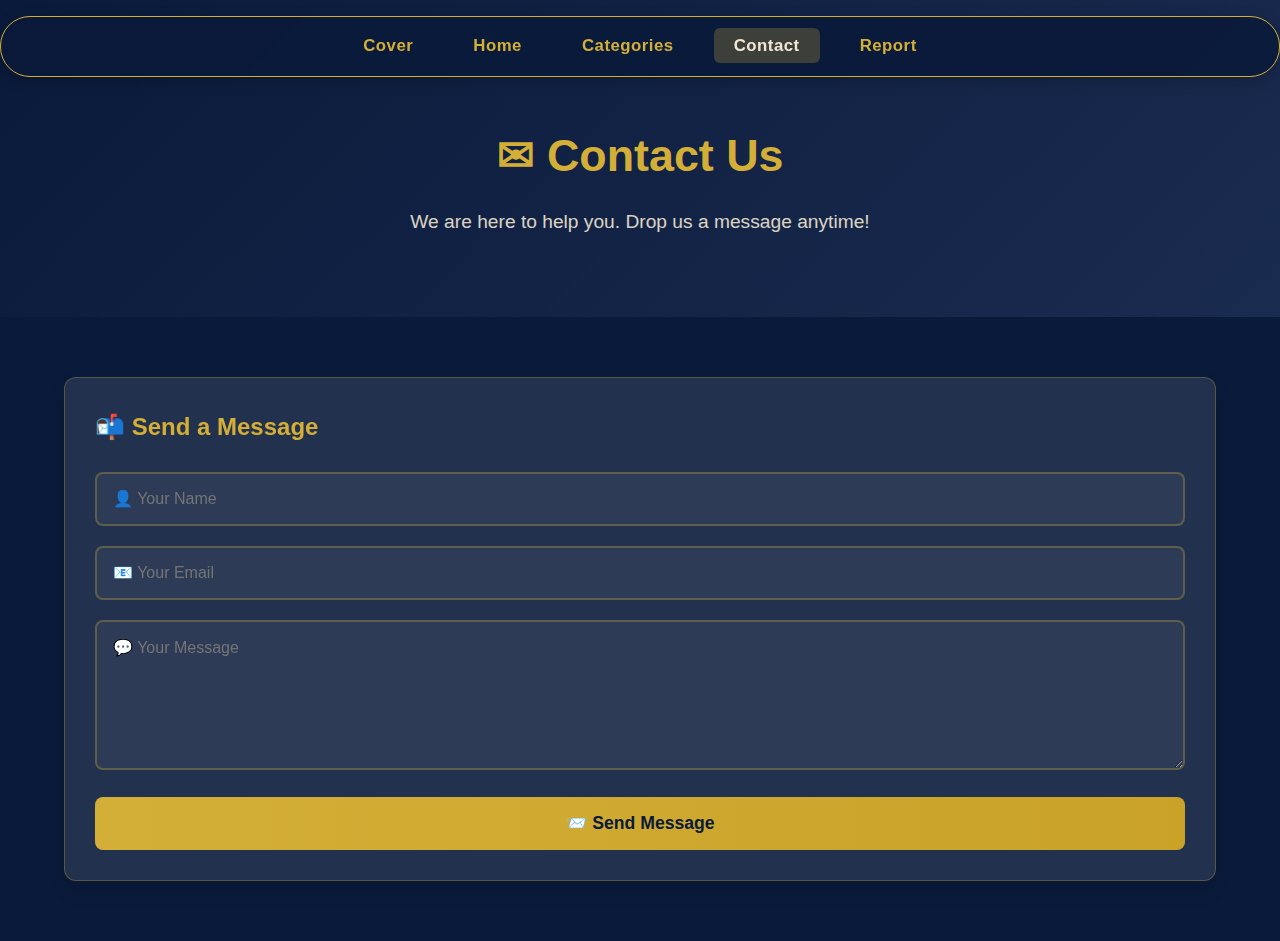
<file: contact us.html>
<!DOCTYPE html>
<html lang="en">
<head>
  <meta charset="UTF-8">
  <title>Contact Us - Quick Fixers</title>
  <meta name="viewport" content="width=device-width, initial-scale=1.0">
  <style>
* {
  margin: 0;
  padding: 0;
  box-sizing: border-box;
  font-family: 'Segoe UI', sans-serif;
}

body {
  background: #0a1a3a; 
  line-height: 1.6;
  color: #f0e6d2; 
}

nav {
    background: rgba(10, 26, 58, 0.98); 
    padding: 0.75rem 2rem;
    position: fixed;
    top: 0;
    left: 0;
    width: 100%;
    border-bottom: 1px solid rgba(212, 175, 55, 0.3); 
    box-shadow: 0 2px 20px rgba(0, 0, 0, 0.3);
    z-index: 1000;
    display: flex;
    justify-content: center;
    backdrop-filter: blur(10px); 

}

nav ul {
    list-style: none;
    display: flex;
    gap: 1.5rem;
    margin: 0 auto;
    padding: 0;
    max-width: 1200px;
    width: 100%;
    justify-content: center;
    align-items: center;
}

nav a {
    color: #d4af37;
    text-decoration: none;
    font-weight: 600;
    transition: all 0.3s ease;
    font-size: 1.05rem;
    padding: 0.5rem 1.25rem;
    border-radius: 6px;
    letter-spacing: 0.5px;
}

nav a:hover {
    color: #f0e6d2; 
    background: rgba(212, 175, 55, 0.15); 
    transform: translateY(-2px);
}


nav a.active {
    background: rgba(212, 175, 55, 0.25);
    color: #f0e6d2;
}

@media (max-width: 992px) {
    nav ul {
        gap: 1rem;
    }
    nav a {
        padding: 0.5rem 1rem;
        font-size: 0.95rem;
    }
}

@media (max-width: 768px) {
    nav {
        padding: 0.75rem 1.5rem;
    }
    nav ul {
        gap: 0.75rem;
        flex-wrap: wrap;
        justify-content: space-evenly;
    }
    nav a {
        padding: 0.4rem 0.8rem;
        font-size: 0.9rem;
    }
}

@media (max-width: 480px) {
    nav {
        padding: 0.6rem 1rem;
    }
    nav ul {
        gap: 0.5rem;
    }
    nav a {
        padding: 0.35rem 0.6rem;
        font-size: 0.85rem;
    }
}

nav {
  background: rgba(10, 26, 58, 0.9);
  padding: 1rem;
  position: fixed;
  top: 1rem;
  left: 50%;
  transform: translate(-50%);
  border-radius: 30px;
  border: 1px solid #d4af37;
  box-shadow: 0 4px 15px rgba(0, 0, 0, 0.2);
  z-index: 1000;
  backdrop-filter: blur(5px);
}

nav ul {
  list-style: none;
  display: flex;
  gap: 20px;
}

nav a {
  color: #d4af37;
  text-decoration: none;
  font-weight: bold;
  transition: color 0.3s ease;
}

nav a:hover {
  color: #f0e6d2;
}

.contact-hero {
  background: linear-gradient(135deg, #0a1a3a, #1a2b50);
  color: #f0e6d2;
  text-align: center;
  padding: 120px 20px 80px;
  animation: fadeIn 1s ease-in-out;
}

.contact-hero h2 {
  font-size: 2.8rem;
  margin-bottom: 15px;
  color: #d4af37;
}

.contact-hero p {
  font-size: 1.2rem;
  opacity: 0.9;
  max-width: 700px;
  margin: 0 auto;
}

.contact-container {
  display: flex;
  flex-wrap: wrap;
  justify-content: space-between;
  padding: 60px 5%;
  gap: 30px;
}

.contact-form, 
.contact-info {
  flex: 1 1 400px;
  background: rgba(255, 255, 255, 0.1);
  padding: 30px;
  border-radius: 12px;
  box-shadow: 0 8px 20px rgba(0,0,0,0.1);
  transition: transform 0.3s;
  border: 1px solid rgba(212, 175, 55, 0.3);
  backdrop-filter: blur(8px);
}

.contact-form:hover,
.contact-info:hover {
  transform: translateY(-5px);
}

.contact-form h3,
.contact-info h3 {
  color: #d4af37;
  margin-bottom: 25px;
  font-size: 1.5rem;
}

.contact-form input,
.contact-form textarea {
  width: 100%;
  padding: 16px;
  margin-bottom: 20px;
  border: 2px solid rgba(212, 175, 55, 0.3);
  border-radius: 8px;
  font-size: 1rem;
  background: rgba(255, 255, 255, 0.05);
  color: #f0e6d2;
  transition: all 0.3s;
}

.contact-form input:focus,
.contact-form textarea:focus {
  border-color: #d4af37;
  outline: none;
  box-shadow: 0 0 0 3px rgba(212, 175, 55, 0.2);
}

.contact-form textarea {
  resize: vertical;
  min-height: 150px;
}

.contact-form button {
  background: linear-gradient(to right, #d4af37, #c9a227);
  color: #0a1a3a;
  border: none;
  padding: 16px 30px;
  font-size: 1.1rem;
  border-radius: 8px;
  cursor: pointer;
  transition: all 0.3s;
  font-weight: bold;
  width: 100%;
}

.contact-form button:hover {
  transform: translateY(-3px);
  box-shadow: 0 8px 20px rgba(212, 175, 55, 0.3);
}
.contact-info p {
  font-size: 1.1rem;
  margin-bottom: 20px;
  display: flex;
  align-items: center;
  gap: 10px;
}


footer {
  background: rgba(0, 0, 0, 0.3);
  color: rgba(240, 230, 210, 0.7);
  text-align: center;
  padding: 20px;
  margin-top: 30px;
  font-size: 0.9rem;
  border-top: 1px solid rgba(212, 175, 55, 0.2);
}


@media (max-width: 768px) {
  .contact-container {
    flex-direction: column;
    padding: 40px 5%;
  }
  
  .contact-hero {
    padding: 100px 20px 60px;
  }
  
  .contact-hero h2 {
    font-size: 2.2rem;
  }
  
  nav ul {
    gap: 15px;
  }
}

@media (max-width: 480px) {
  .contact-hero h2 {
    font-size: 1.8rem;
  }
  
  .contact-hero p {
    font-size: 1rem;
  }
  
  .contact-form,
  .contact-info {
    padding: 25px;
  }
  
  nav {
    width: 80%;
  }
  
  nav ul {
    gap: 10px;
  }
}
</style>
</head>
<body>

  <header>
    <div class="container">
      
     <nav>
    <ul>
        <li><a href="index.html">Cover</a></li>
        <li><a href="home.html" class="">Home</a></li>
        <li><a href="categories.html">Categories</a></li>
        <li><a href="contact us.html" class="active">Contact</a></li>
        <li><a href="report.html">Report</a></li>
    </ul>
</nav>
    </div>
  </header>

  <section class="contact-hero">
    <h2>✉ Contact Us</h2>
    <p>We are here to help you. Drop us a message anytime!</p>
  </section>

  <section class="contact-container">
    <div class="contact-form">
      <h3>📬 Send a Message</h3>
      <form>
        <input type="text" placeholder="👤 Your Name" required>
        <input type="email" placeholder="📧 Your Email" required>
        <textarea placeholder="💬 Your Message" rows="5" required></textarea>
        <button type="submit">📨 Send Message</button>
      </form>
    </div>
</body>
</html>
</file>
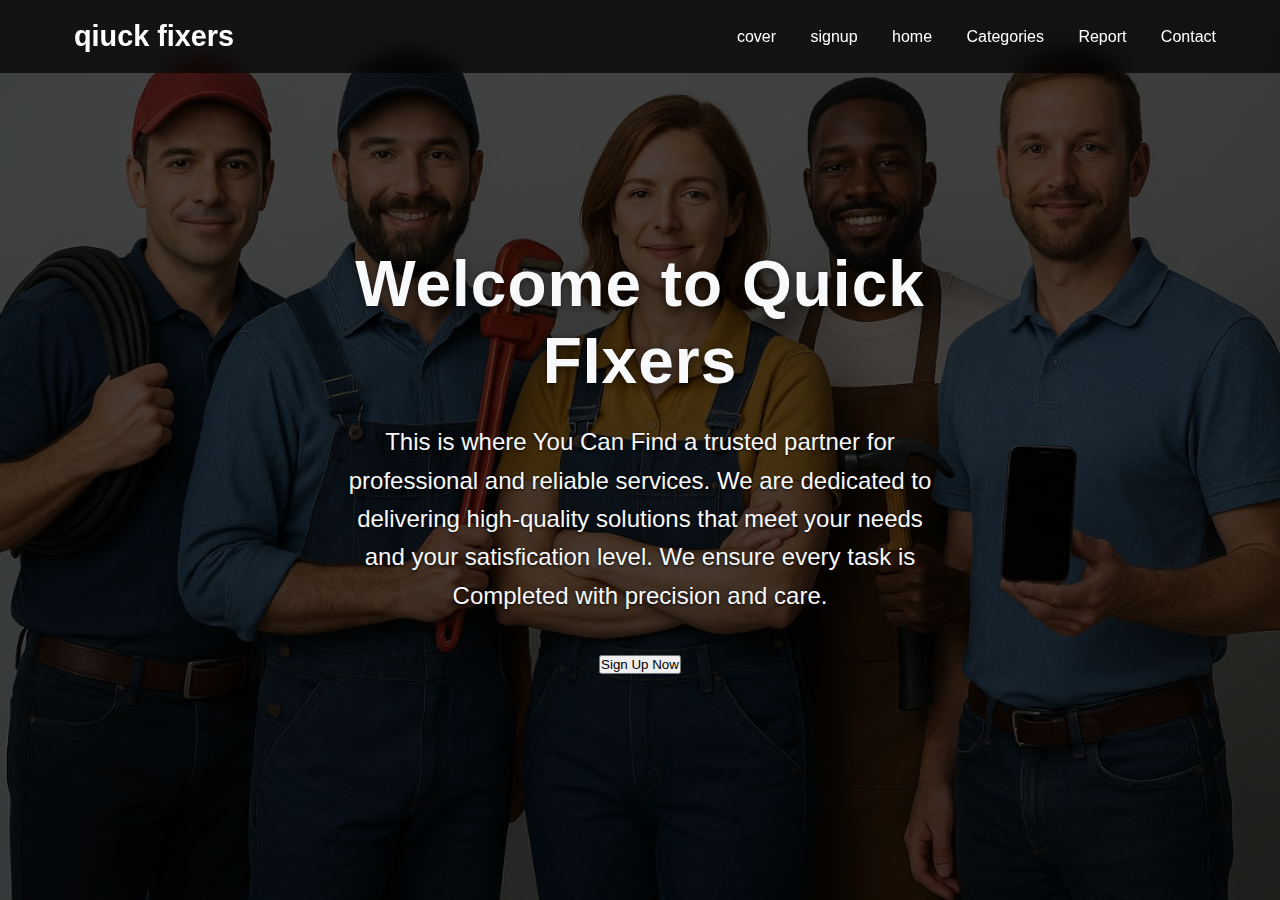
<file: cover.html>
<!DOCTYPE html>
<html lang="en">    
<head>
    <link rel="stylesheet" href="quick fixer.css">

</head>
<body>

    <nav class="navbar">
        <div class="logo">
            <i class="fas fa-star"></i>
<span>qiuck fixers</span>
        </div>
        <div class="nav-links">
            <a href="cover.html">cover</a> 
            <a href="signup.html">signup</a>
            <a href="home.html">home</a>
            <a href="#">Categories</a>
            <a href="#">Report</a>
            <a href="#">Contact</a>
        </div>
    </nav>

    <section id="cover-page" class="page-section active">
        <div class="cover-content">
            <h1 class="cover-title">Welcome to Quick FIxers</h1>
            <p class="cover-text">This is where You Can Find a trusted partner for professional and reliable services.
                We are dedicated to delivering high-quality solutions that meet your needs and your satisfication level.
                We ensure every task is Completed with precision and care.</p>
            </p>
            <button class="signup-button" > <a href="signup.html"></a> Sign Up Now</button>
        </div>
    </section>
    
</body>
</html>
</file>
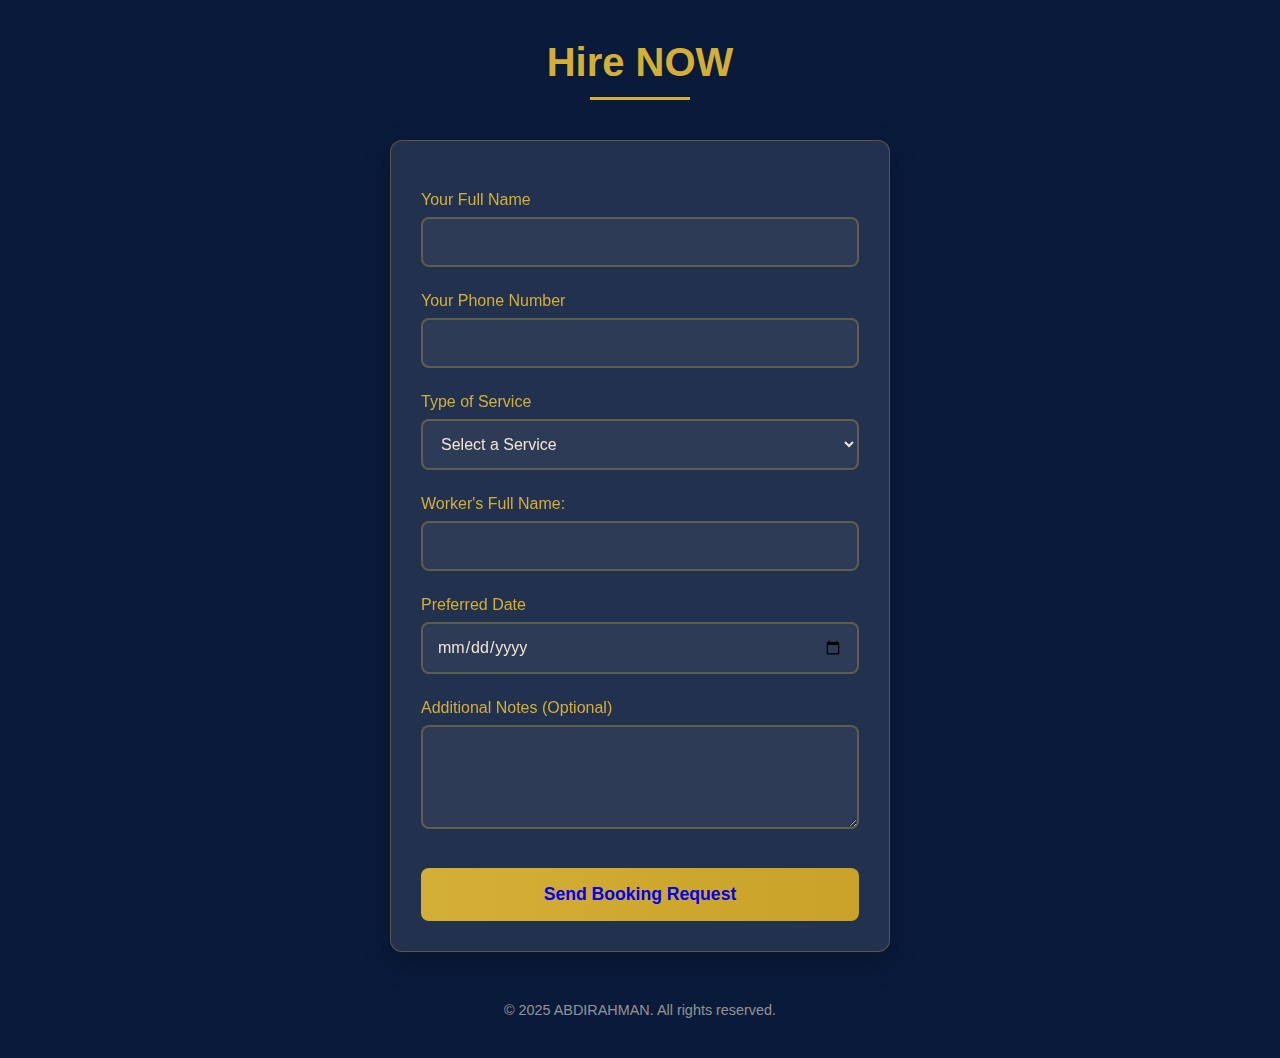
<file: hire now.html>
<!DOCTYPE html>
<html lang="en">
<head>
  <meta charset="UTF-8">
  <meta name="viewport" content="width=device-width, initial-scale=1.0">
  <title>Hire Now</title>
<style>
    * {
      box-sizing: border-box;
      margin: 0;
      padding: 0;
      font-family: 'Segoe UI', sans-serif;
    }

    body {
      background: #0a1a3a; 
      padding: 40px 20px;
      color: #f0e6d2; 
      min-height: 100vh;
      display: flex;
      flex-direction: column;
      align-items: center;
    }

    h1 {
      text-align: center;
      margin-bottom: 40px;
      font-size: 2.5rem;
      color: #d4af37; 
      position: relative;
      padding-bottom: 15px;
    }

    h1::after {
      content: '';
      position: absolute;
      bottom: 0;
      left: 50%;
      transform: translateX(-50%);
      width: 100px;
      height: 3px;
      background: #d4af37;
    }

    .form-container {
      max-width: 500px;
      background: rgba(255, 255, 255, 0.1);
      padding: 30px;
      border-radius: 12px;
      width: 100%;
      box-shadow: 0 10px 30px rgba(0,0,0,0.2);
      border: 1px solid rgba(212, 175, 55, 0.3);
      backdrop-filter: blur(8px);
      animation: fadeIn 0.6s ease-out;
    }

    label {
      display: block;
      margin: 20px 0 8px;
      font-weight: 500;
      color: #d4af37;
    }

    input, select, textarea {
      width: 100%;
      padding: 14px;
      border-radius: 8px;
      border: 2px solid rgba(212, 175, 55, 0.3);
      background: rgba(255, 255, 255, 0.05);
      color: #f0e6d2;
      font-size: 1rem;
      margin-bottom: 5px;
      transition: all 0.3s;
    }

    input:focus, 
    select:focus, 
    textarea:focus {
      border-color: #d4af37;
      outline: none;
      box-shadow: 0 0 0 3px rgba(212, 175, 55, 0.2);
    }

    select option {
      background: #0a1a3a;
    }

    button {
      width: 100%;
      padding: 16px;
      background: linear-gradient(to right, #d4af37, #c9a227);
      color: #0a1a3a;
      border: none;
      border-radius: 8px;
      font-size: 1.1rem;
      font-weight: bold;
      cursor: pointer;
      margin-top: 30px;
      transition: all 0.3s;
    }

    button:hover {
      transform: translateY(-3px);
      box-shadow: 0 8px 20px rgba(212, 175, 55, 0.4);
    }

    .footer {
      text-align: center;
      margin-top: 50px;
      color: rgba(240, 230, 210, 0.6);
      font-size: 0.9rem;
    }



    
    @media (max-width: 768px) {
      h1 {
        font-size: 2rem;
        margin-bottom: 30px;
      }
      
      .form-container {
        padding: 25px;
      }
    }

    @media (max-width: 480px) {
      body {
        padding: 30px 15px;
      }
      
      h1 {
        font-size: 1.8rem;
      }
      
      label {
        margin: 15px 0 6px;
      }
      
      input, select, textarea {
        padding: 12px;
      }
    }
</style>
</head>
<body>

  <h1>Hire NOW</h1>

  <div class="form-container">
    <form action="#" method="POST">
      <label for="name">Your Full Name</label>
      <input type="text" id="name" name="name" required>

      <label for="phone">Your Phone Number</label>
      <input type="tel" id="phone" name="phone" required>

      <label for="service">Type of Service</label>
      <select id="service" name="service" required>
        <option value="">Select a Service</option>
        <option value="Gas Cooker Fixer">Gas Cooker Fixer</option>
        <option value="Interior Expert">Refrigator Fixer</option>
        <option value="Laptop Repair"> Mobile & Laptop Experts</option>
        <option value="Laundry Machine Fixer">Laundry Machine Services</option>
        <option value="CCTV Installer">Security System Technician</option>
        <option value="DESIGN AND DECOR SPECIALISTS">DESIGN AND DECOR SPECIALISTS</option>
        <option value="PAINTING & DECORATING SERVICES">PAINTING & DECORATING SERVICES</option>
      </select>
      <label for="Name">Worker's Full Name:</label>
      <input type="text" id="Name" name="Name" required>

      <label for="date">Preferred Date</label>
      <input type="date" id="date" name="date" required>

      <label for="message">Additional Notes (Optional)</label>
      <textarea id="message" name="message" rows="4"></textarea>

      <button type="submit" ><a href="thanks.html" style="text-decoration: none;">Send Booking Request</a></button>
    </form>
  </div>

  <div class="footer">
    <p>&copy; 2025 ABDIRAHMAN. All rights reserved.</p>
  </div>

</body>
</html>
</file>
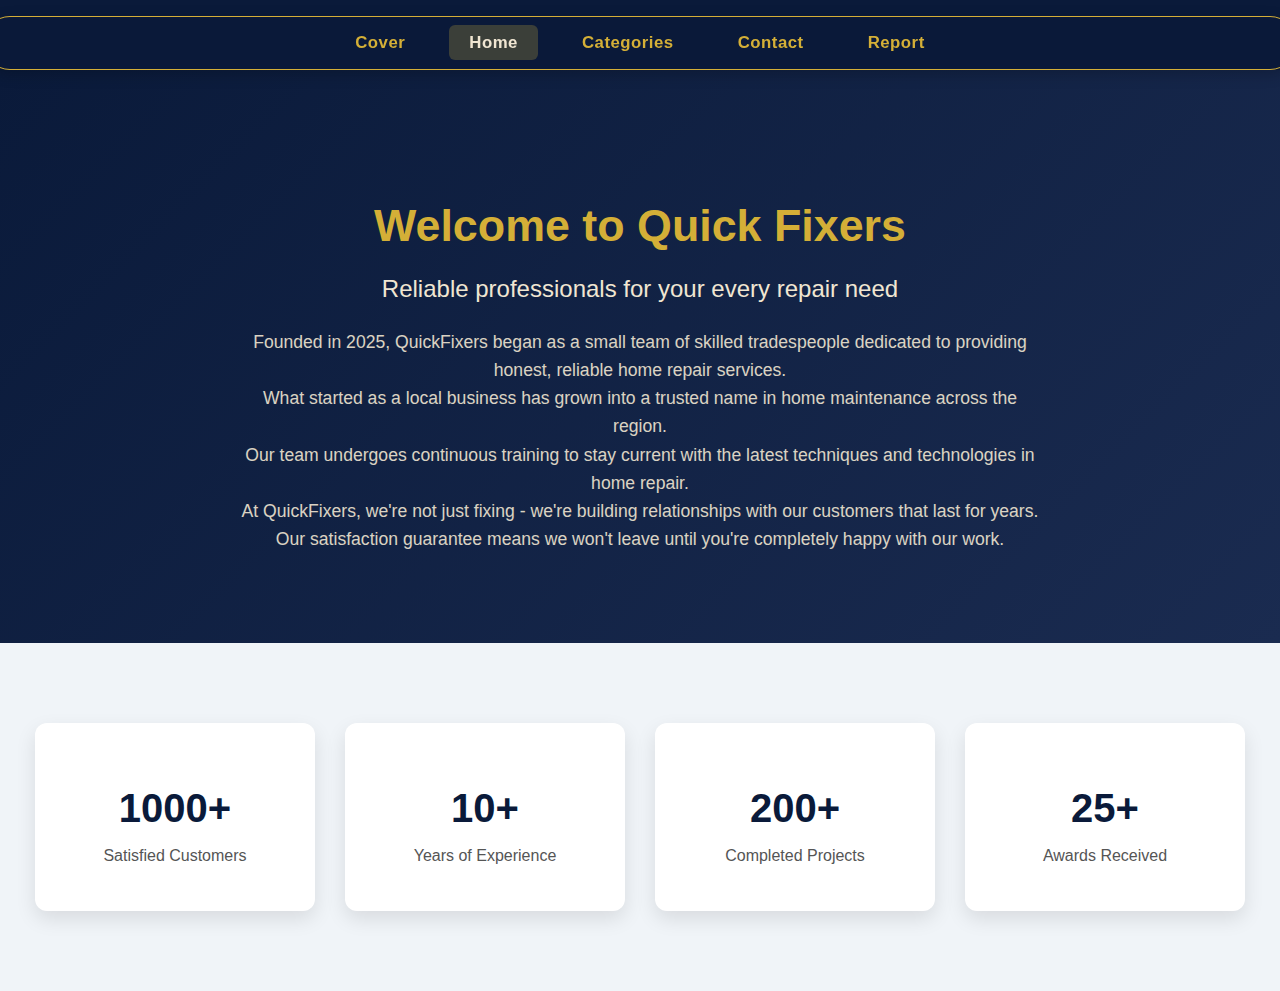
<file: home.html>
<!DOCTYPE html><html lang="en">
<head>
  <meta charset="UTF-8" />
  <meta name="viewport" content="width=device-width, initial-scale=1.0" />
  <title>Quick Fixers - Home</title>
<style>
    body {
        margin: 0;
        padding-top: 70px;
        font-family: 'Segoe UI', sans-serif;
        background: #0a1a3a; 
        color: #f0e6d2; 
    }
    

nav {
    background: rgba(10, 26, 58, 0.98); 
    padding: 0.75rem 2rem;
    position: fixed;
    top: 0;
    left: 0;
    width: 100%;
    border-bottom: 1px solid rgba(212, 175, 55, 0.3); 
    box-shadow: 0 2px 20px rgba(0, 0, 0, 0.3);
    z-index: 1000;
    display: flex;
    justify-content: center;
    backdrop-filter: blur(10px); 

}

nav ul {
    list-style: none;
    display: flex;
    gap: 1.5rem;
    margin: 0 auto;
    padding: 0;
    max-width: 1200px;
    width: 100%;
    justify-content: center;
    align-items: center;
}

nav a {
    color: #d4af37; 
    text-decoration: none;
    font-weight: 600;
    transition: all 0.3s ease;
    font-size: 1.05rem;
    padding: 0.5rem 1.25rem;
    border-radius: 6px;
    letter-spacing: 0.5px;
}

nav a:hover {
    color: #f0e6d2; 
    background: rgba(212, 175, 55, 0.15);
    transform: translateY(-2px);
}


nav a.active {
    background: rgba(212, 175, 55, 0.25);
    color: #f0e6d2;
}


@media (max-width: 992px) {
    nav ul {
        gap: 1rem;
    }
    nav a {
        padding: 0.5rem 1rem;
        font-size: 0.95rem;
    }
}

@media (max-width: 768px) {
    nav {
        padding: 0.75rem 1.5rem;
    }
    nav ul {
        gap: 0.75rem;
        flex-wrap: wrap;
        justify-content: space-evenly;
    }
    nav a {
        padding: 0.4rem 0.8rem;
        font-size: 0.9rem;
    }
}

@media (max-width: 480px) {
    nav {
        padding: 0.6rem 1rem;
    }
    nav ul {
        gap: 0.5rem;
    }
    nav a {
        padding: 0.35rem 0.6rem;
        font-size: 0.85rem;
    }
}
/* naav */
    header {
        background: linear-gradient(135deg, #0a1a3a, #1a2b50);
        color: #f0e6d2;
        padding: 100px 20px 60px;
        text-align: center;
        position: relative;
    }

    header h1 {
        font-size: 2.8rem;
        margin-bottom: 15px;
        color: #d4af37; 
    }

    header h3 {
        font-size: 1.5rem;
        margin-bottom: 25px;
        font-weight: 300;
    }

    header p {
        font-size: 1.1rem;
        max-width: 800px;
        margin: 0 auto 30px;
        line-height: 1.6;
        opacity: 0.9;
    }

    /* N */
    nav {
        background: rgba(10, 26, 58, 0.9);
        padding: 1rem;
        position: fixed;
        top: 1rem;
        left: 50%;
        transform: translate(-50%);
        border-radius: 30px;
        border: 1px solid #d4af37;
        box-shadow: 0 4px 15px rgba(0, 0, 0, 0.2);
        z-index: 1000;
        backdrop-filter: blur(5px);
    }

    nav a {
        color: #d4af37;
    }

    nav a:hover {
        color: #f0e6d2;
    }

  
    .stats-section {
        display: flex;
        flex-wrap: wrap;
        justify-content: center;
        gap: 30px;
        padding: 80px 20px;
        background: #f0f4f8;
    }

    .stat-card {
        background: white;
        padding: 30px;
        border-radius: 12px;
        box-shadow: 0 8px 20px rgba(0, 0, 0, 0.1);
        text-align: center;
        width: 220px;
        transition: all 0.3s ease;
        color: #333;
    }

    .stat-card:hover {
        transform: translateY(-5px);
        box-shadow: 0 12px 25px rgba(0, 0, 0, 0.15);
    }

    .stat-card h2 {
        font-size: 2.5rem;
        color: #0a1a3a;
        margin-bottom: 10px;
    }

    .stat-card p {
        font-size: 1rem;
        color: #555;
    }

  
    .contact-section {
        background: #0a1a3a;
        padding: 60px 20px;
        text-align: center;
    }

    .contact-section h2 {
        margin-bottom: 30px;
        color: #d4af37;
    }

    .contact-box {
        display: inline-block;
        background: rgba(255, 255, 255, 0.1);
        padding: 25px 40px;
        border-radius: 10px;
        box-shadow: 0 4px 12px rgba(0, 0, 0, 0.1);
        border: 1px solid rgba(212, 175, 55, 0.3);
        color: #f0e6d2;
    }

    
    @media (max-width: 768px) {
        header {
            padding: 80px 20px 40px;
        }
        
        header h1 {
            font-size: 2rem;
        }
        
        .stat-card {
            width: 100%;
            max-width: 300px;
        }
        
        nav {
            width: 90%;
        }
    }
</style>
</head>
<body>
<nav>
    <ul>
        <li><a href="index.html" class="">Cover</a></li>
        <li><a href="home.html" class="active">Home</a></li>
        <li><a href="categories.html">Categories</a></li>
        <li><a href="contact us.html">Contact</a></li>
        <li><a href="report.html">Report</a></li>
    </ul>
</nav>
  <header>
    <h1>Welcome to Quick Fixers</h1>
    <h3>Reliable professionals for your every repair need</h3>
    <p>Founded in 2025, QuickFixers began as a small team of skilled tradespeople dedicated to providing honest, reliable home repair services. <br>
    What started as a local business has grown into a trusted name in home maintenance across the region. <br>
      Our team undergoes continuous training to stay current with the latest techniques and technologies in home repair.
<br>
    At QuickFixers, we're not just fixing - we're building relationships with our customers that last for years. Our satisfaction guarantee means we won't leave until you're completely happy with our work.</p>
  </header>  <section class="stats-section">
    <div class="stat-card">
      <h2>1000+</h2>
      <p>Satisfied Customers</p>
    </div>
    <div class="stat-card">
      <h2>10+</h2>
      <p>Years of Experience</p>
    </div>
    <div class="stat-card">
      <h2>200+</h2>
      <p>Completed Projects</p>
    </div>
    <div class="stat-card">
      <h2>25+</h2>
      <p>Awards Received</p>
    </div>
  
</body>
</html>
</file>
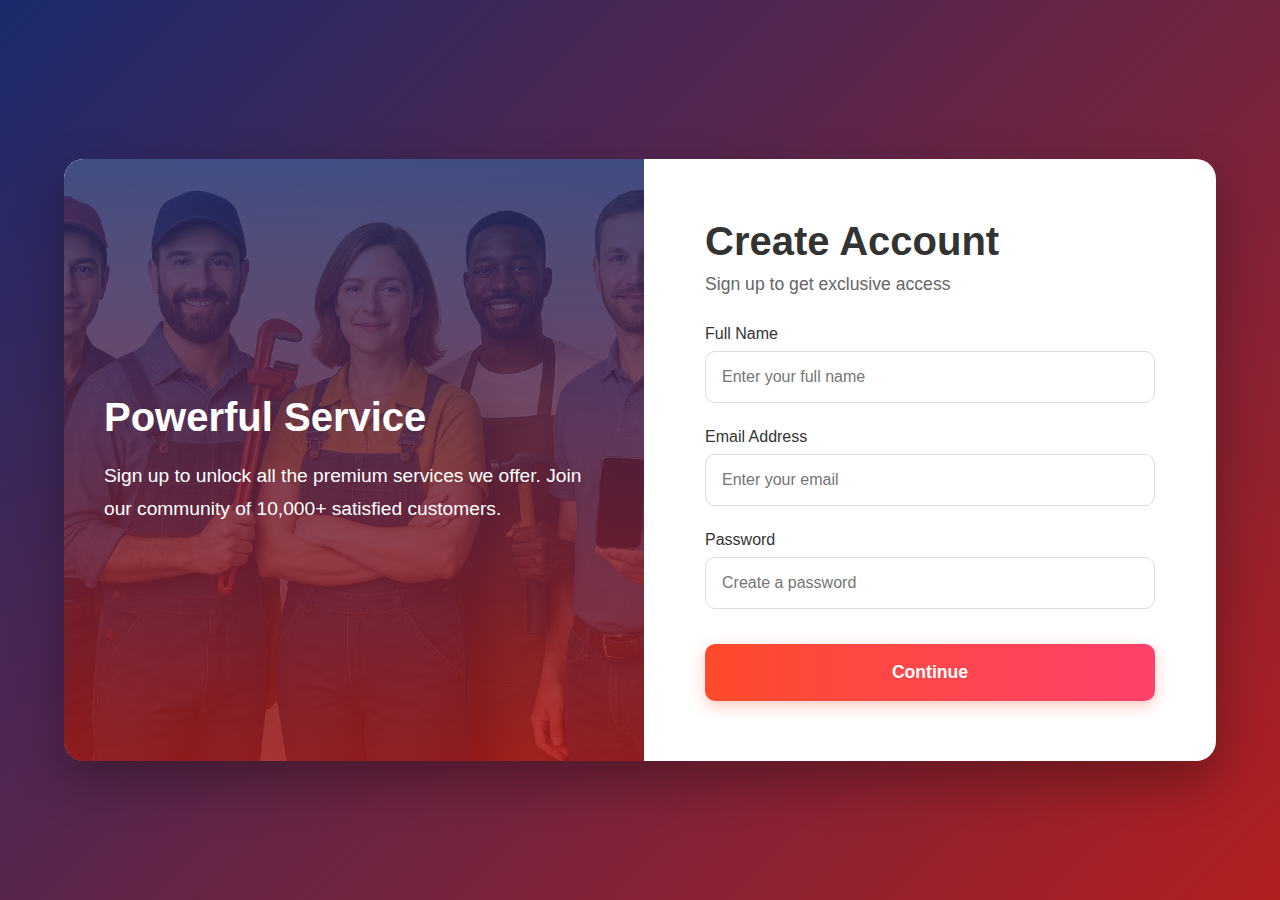
<file: signup.html>
<!DOCTYPE html>
<html lang="en">
    <head>
<link rel="stylesheet" href="quick fixer.css">
</head>
<body>
    <section id="signup-page" class="page-section">
        <div class="signup-container">
            <div class="signup-image">
                <h2 style="font-size: 2.5rem; margin-bottom: 20px;">Powerful Service</h2>
                <p style="font-size: 1.2rem; line-height: 1.7; max-width: 500px;">
                    Sign up to unlock all the premium services we offer. Join our community of 10,000+ satisfied customers.
                </p>
            </div>
            <div class="signup-form-container">
                <div class="signup-form">
                    <h2 class="form-title">Create Account</h2>
                    <p class="form-subtitle">Sign up to get exclusive access</p>
                    
                    <div class="form-group">
                        <label for="name">Full Name</label>
                        <input type="text" id="name" placeholder="Enter your full name">
                    </div>
                    
                    <div class="form-group">
                        <label for="email">Email Address</label>
                        <input type="email" id="email" placeholder="Enter your email">
                    </div>
                    
                    <div class="form-group">
                        <label for="password">Password</label>
                        <input type="password" id="password" placeholder="Create a password">
                    </div>
                    
                    
                    <button class="submit-btn">
                        Continue 
                    </button>
            </div>
        </div>
    </section>
    
</body>
</html>
</file>
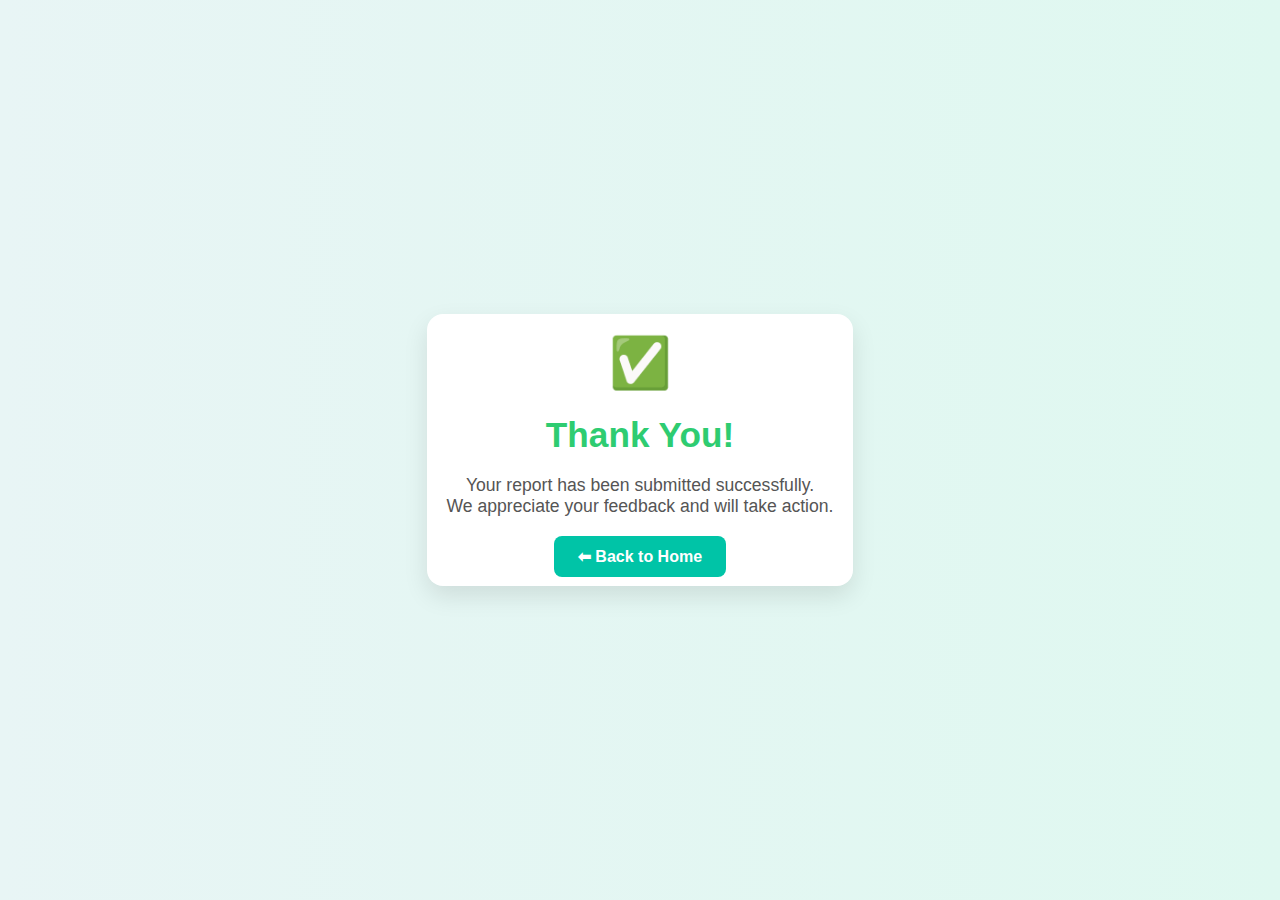
<file: thanks.html>
<!DOCTYPE html>
<html lang="en">
<head>
  <meta charset="UTF-8" />
  <meta name="viewport" content="width=device-width, initial-scale=1.0" />
  <title>Thank You</title>
  <link rel="stylesheet" href="thanks.css">
</head>
<body>
  <div class="thanks-box">
    <div class="emoji">✅</div>
    <h1>Thank You!</h1>
    <p>Your report has been submitted successfully.<br>
    We appreciate your feedback and will take action.</p>
    <a href="contact us.html" class="back-btn">⬅ Back to Home</a>
  </div>
</body>
</html>
</file>
<file: quick fixer.css>
* {
            margin: 0;
            padding: 0;
            box-sizing: border-box;
            font-family: 'Poppins', sans-serif;
        }
        
        :root {
            --primary: #1a2a6c;
            --secondary: #b21f1f;
            --accent: #ff4b2b;
            --light: #f8f9fa;
            --dark: #333;
            --gray: #666;
        }
        
        body {
            background: linear-gradient(135deg, var(--primary), var(--secondary), var(--primary));
            color: var(--light);
            overflow-x: hidden;
            min-height: 100vh;
        }
        
        /* Navigation */
        .navbar {
            position: fixed;
            top: 0;
            left: 0;
            width: 100%;
            padding: 20px 5%;
            display: flex;
            justify-content: space-between;
            align-items: center;
            z-index: 100;
            background: rgba(0, 0, 0, 0.7);
            backdrop-filter: blur(10px);
            transition: all 0.3s ease;
        }
        
        .navbar.scrolled {
            padding: 15px 5%;
            background: rgba(26, 42, 108, 0.95);
        }
        
        .logo {
            font-size: 1.8rem;
            font-weight: 700;
            color: white;
            display: flex;
            align-items: center;
        }
        
        .logo i {
            color: var(--accent);
            margin-right: 10px;
        }
        
        .nav-links a {
            color: white;
            text-decoration: none;
            margin-left: 30px;
            font-weight: 500;
            transition: color 0.3s;
            position: relative;
        }
        
        .nav-links a:hover {
            color: var(--accent);
        }
        
        .nav-links a::after {
            content: '';
            position: absolute;
            bottom: -5px;
            left: 0;
            width: 0;
            height: 2px;
            background: var(--accent);
            transition: width 0.3s;
        }
        
        .nav-links a:hover::after {
            width: 100%;
        }
        
        /* Page Sections */
        .page-section {
            min-height: 100vh;
            width: 100%;
            display: none;
            position: relative;
            padding: 100px 5% 80px;
        }
        
        .page-section.active {
            display: block;
        }
        
        /* Cover Page */
        #cover-page {
            display: flex;
            flex-direction: column;
            justify-content: center;
            align-items: center;
            text-align: center;
            background: linear-gradient(rgba(0, 0, 0, 0.7), rgba(0, 0, 0, 0.7)), 
                        url(q.jpg);
            background-size: cover;
            background-position: center;
            animation: fadeIn 1.5s ease-out;
        }
        
        .cover-content {
            max-width: 800px;
            padding: 20px;
            z-index: 1;
        }
        
        .cover-title {
            font-size: 4rem;
            margin-bottom: 1.5rem;
            text-shadow: 0 2px 10px rgba(0,0,0,0.5);
            letter-spacing: 1px;
            line-height: 1.2;
            animation: slideIn 1s ease-out;
        }
        
        .cover-text {
            font-size: 1.5rem;
            margin-bottom: 2.5rem;
            line-height: 1.6;
            max-width: 600px;
            margin: 0 auto 2.5rem;
            text-shadow: 0 1px 3px rgba(0,0,0,0.8);
            animation: fadeIn 1.5s ease-out;
        }


/* sign up page */
        #signup-page {
            background: linear-gradient(135deg, #1a2a6c, #b21f1f);
            display: flex;
            justify-content: center;
            align-items: center;
        }
        
        .signup-container {
            width: 100%;
            max-width: 1200px;
            display: flex;
            background: white;
            border-radius: 20px;
            overflow: hidden;
            box-shadow: 0 20px 50px rgba(0,0,0,0.3);
        }
        
        .signup-image {

            background: linear-gradient(rgba(26, 42, 108, 0.8), rgba(178, 31, 31, 0.8)), 
                        url(q.jpg);
            background-size: cover;
            background-position: center;
            display: flex;
            flex-direction: column;
            justify-content: center;
            padding: 40px;
            color: white;
        }
        
        .signup-form-container {
            flex: 1;
            padding: 60px 40px;
        }
        
        .signup-form {
            max-width: 450px;
            margin: 0 auto;
        }
        
        .form-title {
            color: var(--dark);
            margin-bottom: 10px;
            font-size: 2.5rem;
            font-weight: 700;
        }
        
        .form-subtitle {
            color: var(--gray);
            margin-bottom: 30px;
            font-size: 1.1rem;
        }
        
        .form-group {
            margin-bottom: 25px;
        }
        
        .form-group label {
            display: block;
            margin-bottom: 8px;
            font-weight: 500;
            color: var(--dark);
        }
        
        .form-group input {
            width: 100%;
            padding: 16px;
            border: 1px solid #ddd;
            border-radius: 10px;
            font-size: 1rem;
            transition: all 0.3s;
        }
        
        .form-group input:focus {
            border-color: var(--accent);
            outline: none;
            box-shadow: 0 0 0 3px rgba(255, 75, 43, 0.2);
        }
        
        .submit-btn {
            width: 100%;
            padding: 18px;
            background: linear-gradient(to right, var(--accent), #ff416c);
            color: white;
            border: none;
            border-radius: 10px;
            font-size: 1.1rem;
            font-weight: bold;
            cursor: pointer;
            transition: all 0.3s;
            margin-top: 10px;
            box-shadow: 0 5px 15px rgba(255, 75, 43, 0.3);
        }
        
        .submit-btn:hover {
            transform: translateY(-3px);
            box-shadow: 0 8px 20px rgba(255, 75, 43, 0.4);
        }
        
        .social-login {
            margin: 25px 0;
            display: flex;
            justify-content: center;
            gap: 15px;
        }
        
        .social-btn {
            width: 50px;
            height: 50px;
            border-radius: 50%;
            display: flex;
            align-items: center;
            justify-content: center;
            color: white;
            font-size: 1.2rem;
            cursor: pointer;
            transition: all 0.3s;
            box-shadow: 0 3px 10px rgba(0,0,0,0.1);
        }
        
        .social-btn:hover {
            transform: translateY(-3px);
        }
        
        .facebook {
            background: #3b5998;
        }
        
        .google {
            background: #dd4b39;
        }
        
        .twitter {
            background: #1da1f2;
        }
        
        .login-link {
            color: var(--gray);
            margin-top: 20px;
            text-align: center;
        }
        
        .login-link a {
            color: var(--accent);
            text-decoration: none;
            font-weight: 500;
        }

/* home page */
        #home-page {
            background: linear-gradient(135deg, #1a2a6c, #b21f1f);
            display: flex;
            flex-direction: column;
            align-items: center;
        }
        
        .home-header {
            text-align: center;
            max-width: 800px;
            margin-bottom: 60px;
        }
        
        .home-title {
            font-size: 3.5rem;
            margin-bottom: 20px;
        }
        
        .home-subtitle {
            font-size: 1.4rem;
            color: rgba(255,255,255,0.9);
            max-width: 600px;
            margin: 0 auto;
        }
        
        .stats-container {
            display: flex;
            justify-content: center;
            flex-wrap: wrap;
            gap: 30px;
            max-width: 1200px;
            margin-top: 20px;
        }
        
        .stat-card {
            background: rgba(255, 255, 255, 0.1);
            backdrop-filter: blur(10px);
            border-radius: 15px;
            padding: 40px 30px;
            width: 280px;
            text-align: center;
            transition: all 0.3s;
            box-shadow: 0 10px 30px rgba(0,0,0,0.2);
        }
        
        .stat-card:hover {
            transform: translateY(-10px);
            background: rgba(255, 255, 255, 0.15);
        }
        
        .stat-icon {
            font-size: 3.5rem;
            margin-bottom: 20px;
            color: var(--accent);
        }
        
        .stat-number {
            font-size: 3.5rem;
            font-weight: 700;
            margin-bottom: 10px;
        }
        
        .stat-text {
            font-size: 1.2rem;
            color: rgba(255,255,255,0.9);
        }
        
        .contact-section {
            margin-top: 80px;
            text-align: center;
            background: rgba(255, 255, 255, 0.1);
            backdrop-filter: blur(10px);
            border-radius: 15px;
            padding: 40px;
            max-width: 800px;
            width: 100%;
        }
        
        .contact-title {
            font-size: 2.5rem;
            margin-bottom: 30px;
        }
        
        .contact-info {
            display: flex;
            justify-content: center;
            flex-wrap: wrap;
            gap: 30px;
        }
        
        .contact-item {
            background: rgba(255, 255, 255, 0.15);
            padding: 20px 30px;
            border-radius: 10px;
            min-width: 250px;
        }
        
        .contact-item h3 {
            margin-bottom: 15px;
            color: var(--accent);
        }
        
        .contact-item p {
            font-size: 1.2rem;
            font-weight: 500;
        }

        /* Responsive Design */
@media (max-width: 1024px) {
    .stats-container {
        display: flex;
        flex-wrap: wrap;
        justify-content: center;
        gap: 20px;
    }

    .stat-card {
        width: 45%;
        margin-bottom: 20px;
    }

    .contact-info {
        flex-direction: column;
        align-items: center;
    }

    .contact-item {
        width: 80%;
        margin-bottom: 15px;
        text-align: center;
    }
}

@media (max-width: 768px) {
    .home-title {
        font-size: 2rem;
        text-align: center;
    }

    .home-subtitle {
        font-size: 1rem;
        text-align: center;
    }

    .stat-card {
        width: 90%;
    }

    .contact-title {
        text-align: center;
    }
}

@media (max-width: 480px) {
    .stat-number {
        font-size: 1.5rem;
    }

    .stat-text {
        font-size: 1rem;
    }

    .stat-icon {
        font-size: 1.5rem;
    }

    .contact-item h3 {
        font-size: 1rem;
    }

    .contact-item p {
        font-size: 0.9rem;
    }

        
    /* Responsive Design */
    @media (max-width: 992px) {
        .signup-container {
            flex-direction: column;
        }
        
        .signup-image {
            padding: 30px;
        }
    }
    
    @media (max-width: 768px) {
        .cover-title {
            font-size: 3rem;
        }
        
        .cover-text {
            font-size: 1.2rem;
        }
        
        .home-title {
            font-size: 2.8rem;
        }
        
        .stat-card {
            width: 100%;
            max-width: 350px;
        }
        
        .nav-links {
            display: none;
        }
        
        .navbar {
            padding: 15px 5%;
        }
    }
    
    @media (max-width: 480px) {
        .cover-title {
            font-size: 2.2rem;
        }
        
        .cover-text {
            font-size: 1rem;
        }
        
        .signup-button {
            padding: 15px 35px;
            font-size: 1.1rem;
        }
        
        .home-title {
            font-size: 2.2rem;
        }
        
        .home-subtitle {
            font-size: 1.1rem;
        }
        
        .stat-number {
            font-size: 2.8rem;
        }
        
        .contact-item {
            min-width: 100%;
        }    
    }
</file>
<file: thanks.css>
body {
      font-family: 'Segoe UI', sans-serif;
      background: linear-gradient(to right, #e8f5f5, #dff8f0);
      height: 100vh;
      margin: 0;
      display: flex;
      justify-content: center;
      align-items: center;
    }

    .thanks-box {
      margin: 20px;
      background: white;
      padding: 20px;
      border-radius: 16px;
      text-align: center;
      box-shadow: 0 10px 25px rgba(0, 0, 0, 0.1);
      max-width: 450px;
      animation: pop 0.5s ease;
    }

    .thanks-box h1 {
      font-size: 2.2rem;
      color: #2ecc71;
      margin-bottom: 20px;
    }

    .thanks-box p {
      font-size: 1.1rem;
      color: #555;
      margin-bottom: 30px;
    }

    .thanks-box .emoji {
      font-size: 50px;
      margin-bottom: 20px;
    }

    .back-btn {
      padding: 12px 24px;
      background: #00c4a7;
      color: white;
      text-decoration: none;
      font-weight: bold;
      border-radius: 8px;
      transition: background 0.3s ease;
    }

    .back-btn:hover {
      background: #009b88;
    }

    @keyframes pop {
      from {
        opacity: 0;
        transform: scale(0.95);
      }
      to {
        opacity: 1;
        transform: scale(1);
      }
    }
</file>
